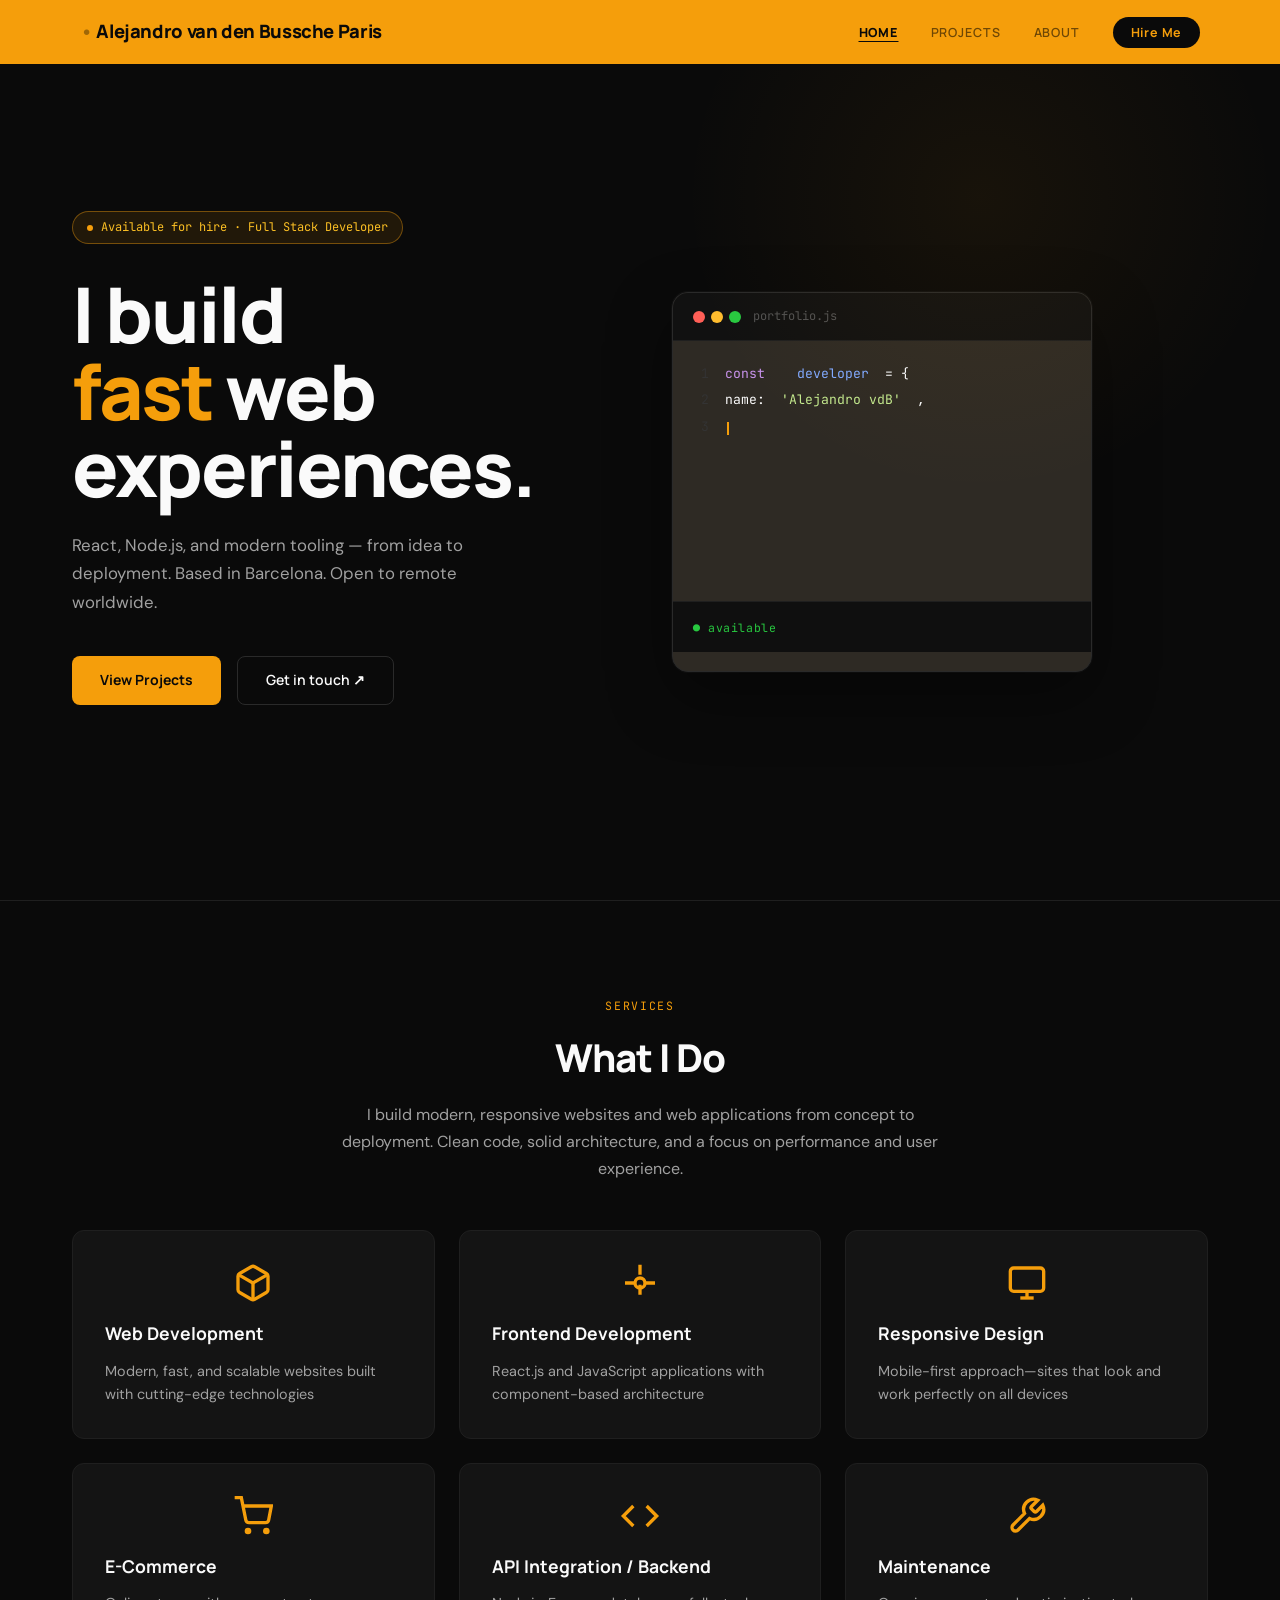
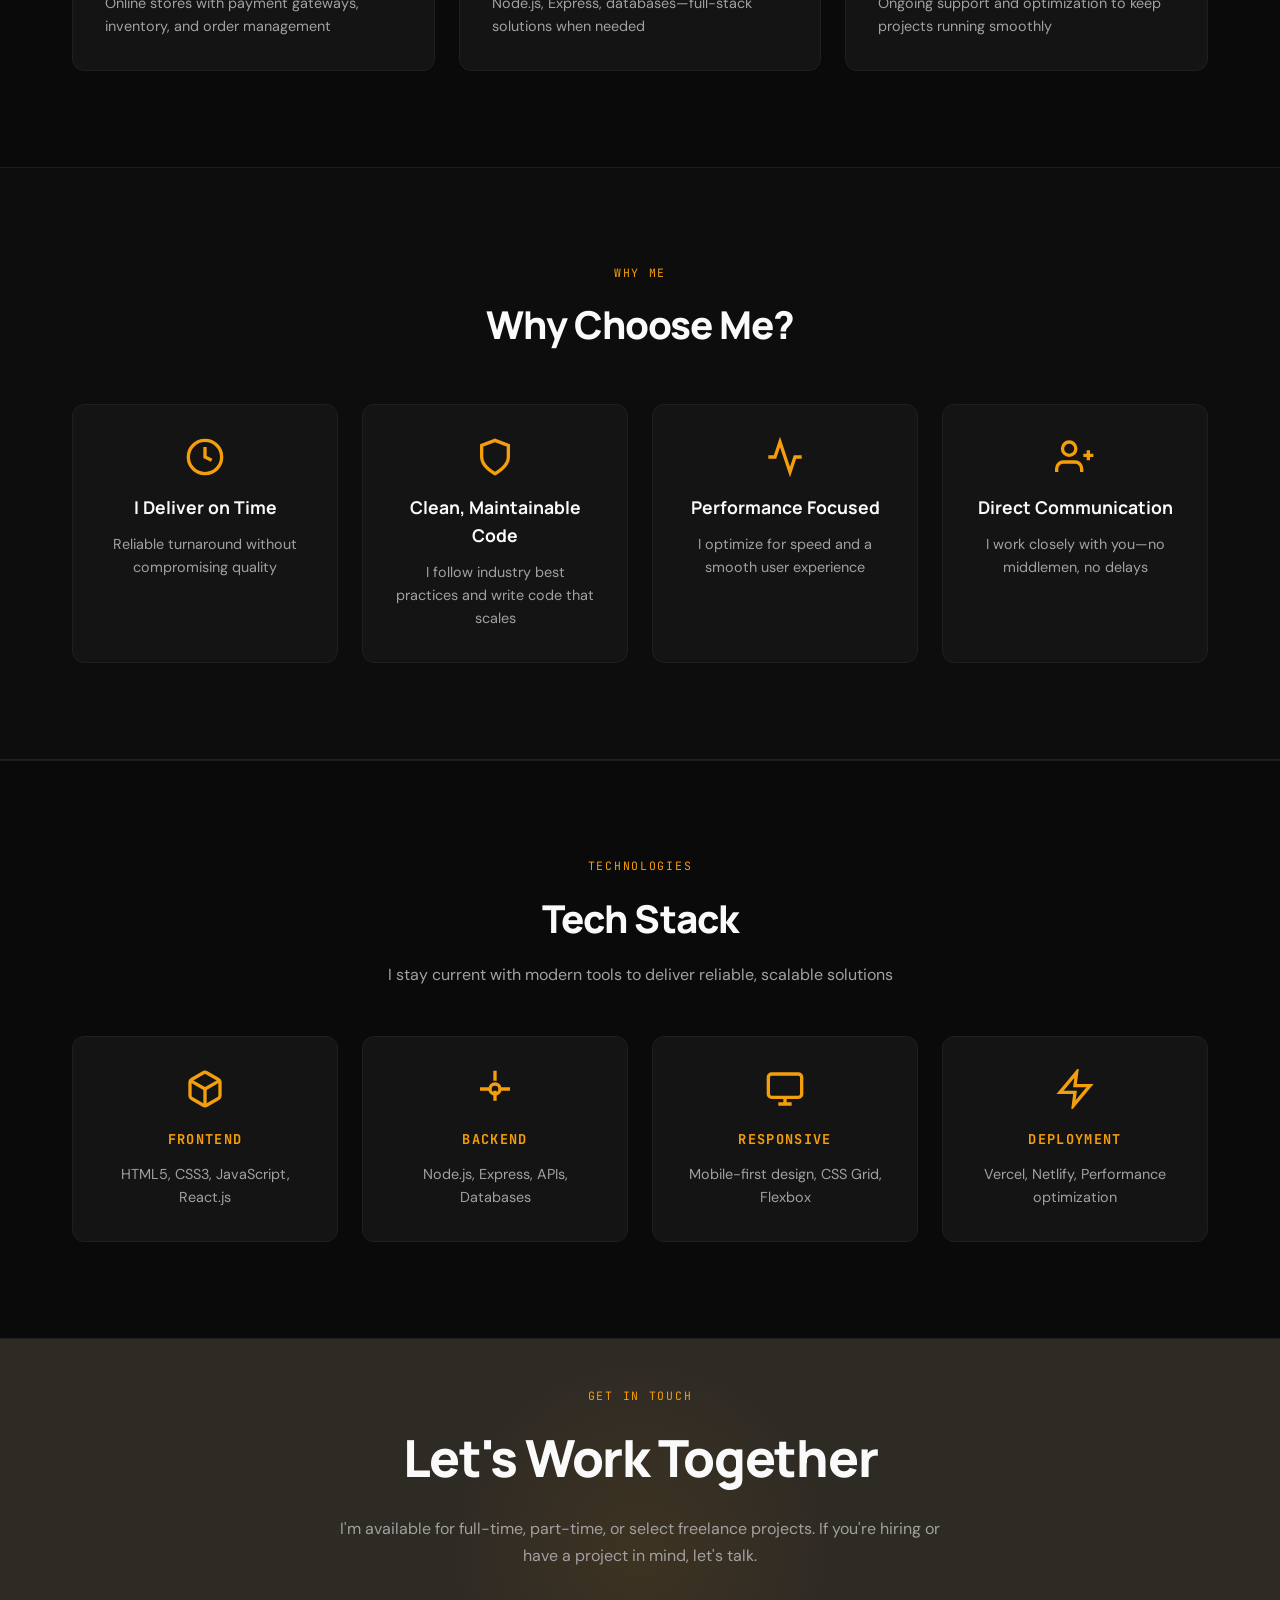
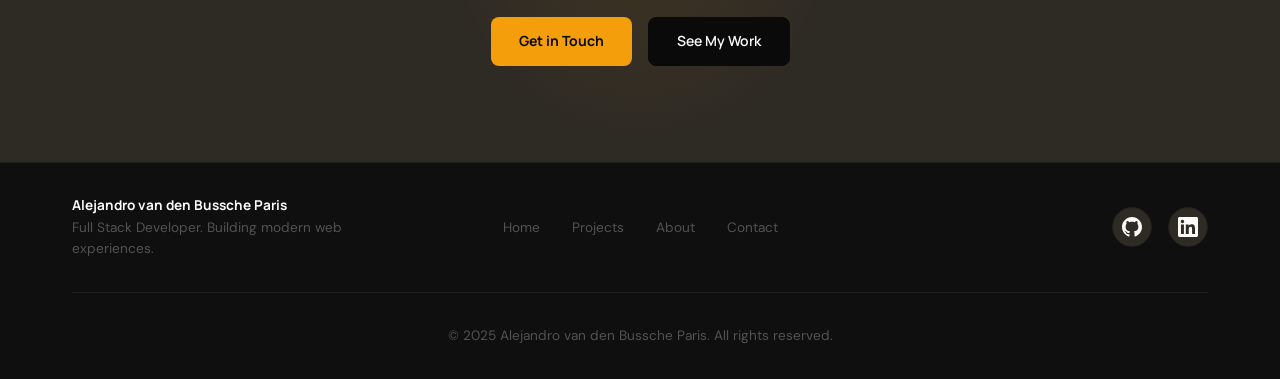
<file: index.html>
<!DOCTYPE html>
<html lang="en">
<head>
  <meta charset="UTF-8">
  <meta name="viewport" content="width=device-width, initial-scale=1.0">
  
  <!-- Primary Meta Tags -->
  <title>Alejandro van den Bussche Paris | Full Stack Developer</title>
  <meta name="title" content="Alejandro van den Bussche Paris | Full Stack Developer">
  <meta name="description" content="Full Stack Developer specializing in React, JavaScript and modern web technologies. Available for hire.">
  <meta name="keywords" content="full stack developer, web development, React.js, JavaScript, frontend, backend, portfolio, freelance developer, Barcelona">
  <meta name="author" content="Alejandro van den Bussche Paris">
  <meta name="robots" content="index, follow, max-snippet:-1, max-image-preview:large, max-video-preview:-1">
  <meta name="language" content="English">
  <meta name="revisit-after" content="7 days">
  
  <!-- Open Graph / Facebook -->
  <meta property="og:type" content="website">
  <meta property="og:url" content="https://alejandrovdb.dev/">
  <meta property="og:title" content="Alejandro van den Bussche Paris | Full Stack Developer">
  <meta property="og:description" content="Full Stack Developer specializing in React, JavaScript and modern web technologies. Available for hire.">
  <meta property="og:image" content="https://res.cloudinary.com/dqph2qm49/image/upload/v1727992809/rocketMedia/alejandro_a6gkqs.png">
  <meta property="og:image:width" content="1200">
  <meta property="og:image:height" content="630">
  <meta property="og:site_name" content="Alejandro van den Bussche Paris">
  <meta property="og:locale" content="en_US">
  
  <!-- Twitter -->
  <meta property="twitter:card" content="summary_large_image">
  <meta property="twitter:url" content="https://alejandrovdb.dev/">
  <meta property="twitter:title" content="Alejandro van den Bussche Paris | Full Stack Developer">
  <meta property="twitter:description" content="Full Stack Developer specializing in React, JavaScript and modern web technologies. Available for hire.">
  <meta property="twitter:image" content="https://res.cloudinary.com/dqph2qm49/image/upload/v1727992809/rocketMedia/alejandro_a6gkqs.png">
  
  <!-- Additional SEO Meta Tags -->
  <meta name="theme-color" content="#0a0a0a">
  <meta name="msapplication-TileColor" content="#0a0a0a">
  <meta name="apple-mobile-web-app-capable" content="yes">
  <meta name="apple-mobile-web-app-status-bar-style" content="default">
  <meta name="apple-mobile-web-app-title" content="Alejandro van den Bussche Paris">
  
  <!-- Canonical URL -->
  <link rel="canonical" href="https://alejandrovdb.dev/" />
  
  <!-- Favicon -->
  <link rel="icon" type="image/png" sizes="32x32" href="https://res.cloudinary.com/dqph2qm49/image/upload/v1772982122/rocketMedia/avdb-ico-yellow_emwvuc.png">
  <link rel="icon" type="image/png" sizes="192x192" href="https://res.cloudinary.com/dqph2qm49/image/upload/v1772982122/rocketMedia/avdb-ico-yellow_emwvuc.png">
  <link rel="apple-touch-icon" href="https://res.cloudinary.com/dqph2qm49/image/upload/v1772982122/rocketMedia/avdb-ico-yellow_emwvuc.png">
  <link rel="manifest" href="/manifest.json">
  
  <!-- Preconnect for Performance -->
  <link rel="preconnect" href="https://fonts.googleapis.com">
  <link rel="preconnect" href="https://fonts.gstatic.com" crossorigin>
  <link rel="preconnect" href="https://res.cloudinary.com">
  
  <!-- Google Fonts -->
  <link href="https://fonts.googleapis.com/css2?family=Manrope:wght@300;400;500;600;700;800&family=DM+Sans:opsz,wght@9..40,300;9..40,400;9..40,500&family=JetBrains+Mono:wght@400;500&display=swap" rel="stylesheet">
  
  <!-- Styles -->
  <link rel="stylesheet" href="/assets/styles.css?v=7">
  
  <!-- Structured Data / Schema.org -->
  <script type="application/ld+json">
  {
    "@context": "https://schema.org",
    "@type": "Person",
    "name": "Alejandro van den Bussche Paris",
    "url": "https://alejandrovdb.dev",
    "jobTitle": "Full Stack Developer",
    "description": "Full Stack Developer specializing in React, JavaScript and modern web technologies. Available for hire.",
    "address": {
      "@type": "PostalAddress",
      "addressLocality": "Barcelona",
      "addressCountry": "ES"
    },
    "sameAs": [
      "https://github.com/avdbp",
      "https://www.linkedin.com/in/alejandro-van-den-bussche"
    ],
    "knowsAbout": ["React.js", "JavaScript", "Node.js", "Web Development", "Frontend Development"]
  }
  </script>
</head>
<body>
  <!-- Navigation -->
  <nav class="nav nav-amber">
    <div class="container nav__container">
      <a href="/" class="nav__logo-link" aria-label="Alejandro van den Bussche Paris - Home">
        Alejandro van den Bussche Paris
      </a>
      
      <ul class="nav__menu" id="nav-menu">
        <li><a href="/" class="nav__link" aria-current="page">Home</a></li>
        <li><a href="/projects.html" class="nav__link">Projects</a></li>
        <li><a href="/about.html" class="nav__link">About</a></li>
        <li><a href="/contact.html" class="nav-hire">Hire Me</a></li>
      </ul>
      
      <button class="nav__toggle" id="nav-toggle" aria-expanded="false" aria-controls="nav-menu" aria-label="Toggle navigation menu">
        ☰
      </button>
    </div>
  </nav>

  <!-- Main Content -->
  <main id="main" role="main">
    <!-- Hero Section -->
    <section class="hero" aria-labelledby="hero-title">
      <div class="hero-inner">
        <div class="hero-left">
          <div class="hero-tag">
            <span class="tag-dot"></span>
            Available for hire · Full Stack Developer
          </div>
          <h1 id="hero-title" class="hero-title">
            I build<br>
            <em>fast</em> web<br>
            experiences.
          </h1>
          <p class="hero-sub">
            React, Node.js, and modern tooling — from idea to deployment.
            Based in Barcelona. Open to remote worldwide.
          </p>
          <div class="hero-actions">
            <a href="/projects.html" class="btn-primary">View Projects</a>
            <a href="/contact.html" class="btn-secondary">Get in touch ↗</a>
          </div>
        </div>
        <div class="hero-right">
          <div class="hero-card">
            <div class="hero-card-header">
              <div class="traffic-lights">
                <span class="tl red"></span>
                <span class="tl yellow"></span>
                <span class="tl green"></span>
              </div>
              <span class="hero-card-title">portfolio.js</span>
            </div>
            <div class="hero-card-body" id="hero-code-body">
              <!-- Content populated by typing-effect.js -->
            </div>
            <div class="hero-card-footer">
              <span class="badge-green">● available</span>
            </div>
          </div>
        </div>
      </div>
    </section>

    <!-- What I Do Section -->
    <section class="section what-we-do">
      <div class="container">
        <div class="what-we-do__content">
          <header class="section-header">
            <span class="section-label">Services</span>
            <h2 id="what-we-do-title" class="section-title">What I Do</h2>
            <p class="section-description">
              I build modern, responsive websites and web applications from concept to deployment. 
              Clean code, solid architecture, and a focus on performance and user experience.
            </p>
          </header>
            
            <div class="services-grid">
              <div class="service-item">
                <div class="service-icon">
                  <svg width="48" height="48" viewBox="0 0 24 24" fill="none" stroke="currentColor" stroke-width="2">
                    <path d="M21 16V8a2 2 0 0 0-1-1.73l-7-4a2 2 0 0 0-2 0l-7 4A2 2 0 0 0 3 8v8a2 2 0 0 0 1 1.73l7 4a2 2 0 0 0 2 0l7-4A2 2 0 0 0 21 16z"/>
                    <polyline points="3.27,6.96 12,12.01 20.73,6.96"/>
                    <line x1="12" y1="22.08" x2="12" y2="12"/>
                  </svg>
                </div>
                <h3>Web Development</h3>
                <p>Modern, fast, and scalable websites built with cutting-edge technologies</p>
              </div>
              
              <div class="service-item">
                <div class="service-icon">
                  <svg width="48" height="48" viewBox="0 0 24 24" fill="none" stroke="currentColor" stroke-width="2">
                    <circle cx="12" cy="12" r="3"/>
                    <path d="M12 1v6m0 6v6"/>
                    <path d="M21 12h-6m-6 0H3"/>
                  </svg>
                </div>
                <h3>Frontend Development</h3>
                <p>React.js and JavaScript applications with component-based architecture</p>
              </div>
              
              <div class="service-item">
                <div class="service-icon">
                  <svg width="48" height="48" viewBox="0 0 24 24" fill="none" stroke="currentColor" stroke-width="2">
                    <rect x="2" y="3" width="20" height="14" rx="2" ry="2"/>
                    <line x1="8" y1="21" x2="16" y2="21"/>
                    <line x1="12" y1="17" x2="12" y2="21"/>
                  </svg>
                </div>
                <h3>Responsive Design</h3>
                <p>Mobile-first approach—sites that look and work perfectly on all devices</p>
              </div>
              
              <div class="service-item">
                <div class="service-icon">
                  <svg width="48" height="48" viewBox="0 0 24 24" fill="none" stroke="currentColor" stroke-width="2">
                    <circle cx="9" cy="21" r="1"/>
                    <circle cx="20" cy="21" r="1"/>
                    <path d="M1 1h4l2.68 13.39a2 2 0 0 0 2 1.61h9.72a2 2 0 0 0 2-1.61L23 6H6"/>
                  </svg>
                </div>
                <h3>E-Commerce</h3>
                <p>Online stores with payment gateways, inventory, and order management</p>
              </div>
              
              <div class="service-item">
                <div class="service-icon">
                  <svg width="48" height="48" viewBox="0 0 24 24" fill="none" stroke="currentColor" stroke-width="2">
                    <polyline points="16,18 22,12 16,6"/>
                    <polyline points="8,6 2,12 8,18"/>
                  </svg>
                </div>
                <h3>API Integration / Backend</h3>
                <p>Node.js, Express, databases—full-stack solutions when needed</p>
              </div>
              
              <div class="service-item">
                <div class="service-icon">
                  <svg width="48" height="48" viewBox="0 0 24 24" fill="none" stroke="currentColor" stroke-width="2">
                    <path d="M14.7 6.3a1 1 0 0 0 0 1.4l1.6 1.6a1 1 0 0 0 1.4 0l3.77-3.77a6 6 0 0 1-7.94 7.94l-6.91 6.91a2.12 2.12 0 0 1-3-3l6.91-6.91a6 6 0 0 1 7.94-7.94l-3.76 3.76z"/>
                  </svg>
                </div>
                <h3>Maintenance</h3>
                <p>Ongoing support and optimization to keep projects running smoothly</p>
              </div>
            </div>
          </div>
        </div>
      </div>
    </section>

    <!-- Why Choose Me Section -->
    <section class="section why-choose-us" aria-labelledby="why-choose-title">
      <div class="container">
        <div class="why-choose-us__content">
          <header class="section-header">
            <span class="section-label">Why me</span>
            <h2 id="why-choose-title" class="section-title text-center">Why Choose Me?</h2>
          </header>
          
          <div class="benefits-grid" role="list">
            <div class="benefit-item">
              <div class="benefit-icon">
                <svg width="48" height="48" viewBox="0 0 24 24" fill="none" stroke="currentColor" stroke-width="2">
                  <circle cx="12" cy="12" r="10"/>
                  <polyline points="12,6 12,12 16,14"/>
                </svg>
              </div>
              <h3>I Deliver on Time</h3>
              <p>Reliable turnaround without compromising quality</p>
            </div>
            
            <div class="benefit-item">
              <div class="benefit-icon">
                <svg width="48" height="48" viewBox="0 0 24 24" fill="none" stroke="currentColor" stroke-width="2">
                  <path d="M12 22s8-4 8-10V5l-8-3-8 3v7c0 6 8 10 8 10z"/>
                </svg>
              </div>
              <h3>Clean, Maintainable Code</h3>
              <p>I follow industry best practices and write code that scales</p>
            </div>
            
            <div class="benefit-item">
              <div class="benefit-icon">
                <svg width="48" height="48" viewBox="0 0 24 24" fill="none" stroke="currentColor" stroke-width="2">
                  <path d="M22 12h-4l-3 9L9 3l-3 9H2"/>
                </svg>
              </div>
              <h3>Performance Focused</h3>
              <p>I optimize for speed and a smooth user experience</p>
            </div>
            
            <div class="benefit-item">
              <div class="benefit-icon">
                <svg width="48" height="48" viewBox="0 0 24 24" fill="none" stroke="currentColor" stroke-width="2">
                  <path d="M16 21v-2a4 4 0 0 0-4-4H5a4 4 0 0 0-4 4v2"/>
                  <circle cx="8.5" cy="7" r="4"/>
                  <line x1="20" y1="8" x2="20" y2="14"/>
                  <line x1="23" y1="11" x2="17" y2="11"/>
                </svg>
              </div>
              <h3>Direct Communication</h3>
              <p>I work closely with you—no middlemen, no delays</p>
            </div>
          </div>
        </div>
      </div>
    </section>

    <!-- Technologies Section -->
    <section class="section technologies" aria-labelledby="technologies-title">
      <div class="container">
        <div class="technologies__content">
          <header class="section-header">
            <span class="section-label">Technologies</span>
            <h2 id="technologies-title" class="section-title text-center">Tech Stack</h2>
            <p class="section-description text-center">
              I stay current with modern tools to deliver reliable, scalable solutions
            </p>
          </header>
          
          <div class="tech-grid" role="list">
            <div class="tech-item">
              <div class="tech-icon">
                <svg width="48" height="48" viewBox="0 0 24 24" fill="none" stroke="currentColor" stroke-width="2">
                  <path d="M21 16V8a2 2 0 0 0-1-1.73l-7-4a2 2 0 0 0-2 0l-7 4A2 2 0 0 0 3 8v8a2 2 0 0 0 1 1.73l7 4a2 2 0 0 0 2 0l7-4A2 2 0 0 0 21 16z"/>
                  <polyline points="3.27,6.96 12,12.01 20.73,6.96"/>
                  <line x1="12" y1="22.08" x2="12" y2="12"/>
                </svg>
              </div>
              <h3>Frontend</h3>
              <p>HTML5, CSS3, JavaScript, React.js</p>
            </div>
            
            <div class="tech-item">
              <div class="tech-icon">
                <svg width="48" height="48" viewBox="0 0 24 24" fill="none" stroke="currentColor" stroke-width="2">
                  <circle cx="12" cy="12" r="3"/>
                  <path d="M12 1v6m0 6v6"/>
                  <path d="M21 12h-6m-6 0H3"/>
                </svg>
              </div>
              <h3>Backend</h3>
              <p>Node.js, Express, APIs, Databases</p>
            </div>
            
            <div class="tech-item">
              <div class="tech-icon">
                <svg width="48" height="48" viewBox="0 0 24 24" fill="none" stroke="currentColor" stroke-width="2">
                  <rect x="2" y="3" width="20" height="14" rx="2" ry="2"/>
                  <line x1="8" y1="21" x2="16" y2="21"/>
                  <line x1="12" y1="17" x2="12" y2="21"/>
                </svg>
              </div>
              <h3>Responsive</h3>
              <p>Mobile-first design, CSS Grid, Flexbox</p>
            </div>
            
            <div class="tech-item">
              <div class="tech-icon">
                <svg width="48" height="48" viewBox="0 0 24 24" fill="none" stroke="currentColor" stroke-width="2">
                  <path d="M13 2L3 14h9l-1 8 10-12h-9l1-8z"/>
                </svg>
              </div>
              <h3>Deployment</h3>
              <p>Vercel, Netlify, Performance optimization</p>
            </div>
          </div>
        </div>
      </div>
    </section>

    <!-- CTA Section -->
    <section class="section cta-section" aria-labelledby="cta-title" style="margin-top: 0; padding-top: 3rem;">
      <div class="container">
        <div class="cta-section__content text-center">
          <header class="section-header">
            <span class="section-label">Get in touch</span>
            <h2 id="cta-title" class="section-title">Let's Work Together</h2>
            <p class="section-description">
              I'm available for full-time, part-time, or select freelance projects. 
              If you're hiring or have a project in mind, let's talk.
            </p>
          </header>
          <div class="cta-buttons">
            <a href="/contact.html" class="btn-primary" aria-label="Get in touch">Get in Touch</a>
            <a href="/projects.html" class="btn-secondary btn-cta-black" aria-label="See my work">See My Work</a>
          </div>
        </div>
      </div>
    </section>
  </main>

  <!-- Footer -->
  <footer class="footer">
    <div class="container">
      <div class="footer__container">
        <div class="footer__brand">
          <span class="footer__name">Alejandro van den Bussche Paris</span>
          <p class="footer__description">Full Stack Developer. Building modern web experiences.</p>
        </div>
        
        <ul class="footer__menu">
          <li><a href="/" class="footer__link">Home</a></li>
          <li><a href="/projects.html" class="footer__link">Projects</a></li>
          <li><a href="/about.html" class="footer__link">About</a></li>
          <li><a href="/contact.html" class="footer__link">Contact</a></li>
        </ul>
        
        <div class="footer__social">
          <a href="https://github.com/avdbp" target="_blank" rel="noopener" class="social-link" aria-label="GitHub">
            <svg width="20" height="20" viewBox="0 0 24 24" fill="currentColor">
              <path d="M12 0c-6.626 0-12 5.373-12 12 0 5.302 3.438 9.8 8.207 11.387.599.111.793-.261.793-.577v-2.234c-3.338.726-4.033-1.416-4.033-1.416-.546-1.387-1.333-1.756-1.333-1.756-1.089-.745.083-.729.083-.729 1.205.084 1.839 1.237 1.839 1.237 1.07 1.834 2.807 1.304 3.492.997.107-.775.418-1.305.762-1.604-2.665-.305-5.467-1.334-5.467-5.931 0-1.311.469-2.381 1.236-3.221-.124-.303-.535-1.524.117-3.176 0 0 1.008-.322 3.301 1.23.957-.266 1.983-.399 3.003-.404 1.02.005 2.047.138 3.006.404 2.291-1.552 3.297-1.23 3.297-1.23.653 1.653.242 2.874.118 3.176.77.84 1.235 1.911 1.235 3.221 0 4.609-2.807 5.624-5.479 5.921.43.372.823 1.102.823 2.222v3.293c0 .319.192.694.801.576 4.765-1.589 8.199-6.086 8.199-11.386 0-6.627-5.373-12-12-12z"/>
            </svg>
          </a>
          <a href="https://www.linkedin.com/in/alejandro-van-den-bussche" target="_blank" rel="noopener" class="social-link" aria-label="LinkedIn">
            <svg width="20" height="20" viewBox="0 0 24 24" fill="currentColor">
              <path d="M20.447 20.452h-3.554v-5.569c0-1.328-.027-3.037-1.852-3.037-1.853 0-2.136 1.445-2.136 2.939v5.667H9.351V9h3.414v1.561h.046c.477-.9 1.637-1.85 3.37-1.85 3.601 0 4.267 2.37 4.267 5.455v6.286zM5.337 7.433c-1.144 0-2.063-.926-2.063-2.065 0-1.138.92-2.063 2.063-2.063 1.14 0 2.064.925 2.064 2.063 0 1.139-.925 2.065-2.064 2.065zm1.782 13.019H3.555V9h3.564v11.452zM22.225 0H1.771C.792 0 0 .774 0 1.729v20.542C0 23.227.792 24 1.771 24h20.451C23.2 24 24 23.227 24 22.271V1.729C24 .774 23.2 0 22.222 0h.003z"/>
            </svg>
          </a>
        </div>
      </div>
      
      <p class="footer__copyright">© 2025 Alejandro van den Bussche Paris. All rights reserved.</p>
    </div>
  </footer>

  <script src="/assets/nav-active.js"></script>
  <script src="/assets/typing-effect.js"></script>
  <!-- Simple JavaScript -->
  <script>
    console.log('=== SIMPLE JS LOADED ===');
    
    // Simple mobile navigation
    document.addEventListener('DOMContentLoaded', function() {
      const navToggle = document.getElementById('nav-toggle');
      const navMenu = document.getElementById('nav-menu');
      
      // Mobile navigation
      if (navToggle && navMenu) {
        navToggle.addEventListener('click', function() {
          const isExpanded = this.getAttribute('aria-expanded') === 'true';
          this.setAttribute('aria-expanded', !isExpanded);
          navMenu.classList.toggle('is-open');
          this.innerHTML = isExpanded ? '☰' : '✕';
        });
      }
      
      console.log('✅ Simple JavaScript initialized');
    });
  </script>
</body>
</html>
</file>
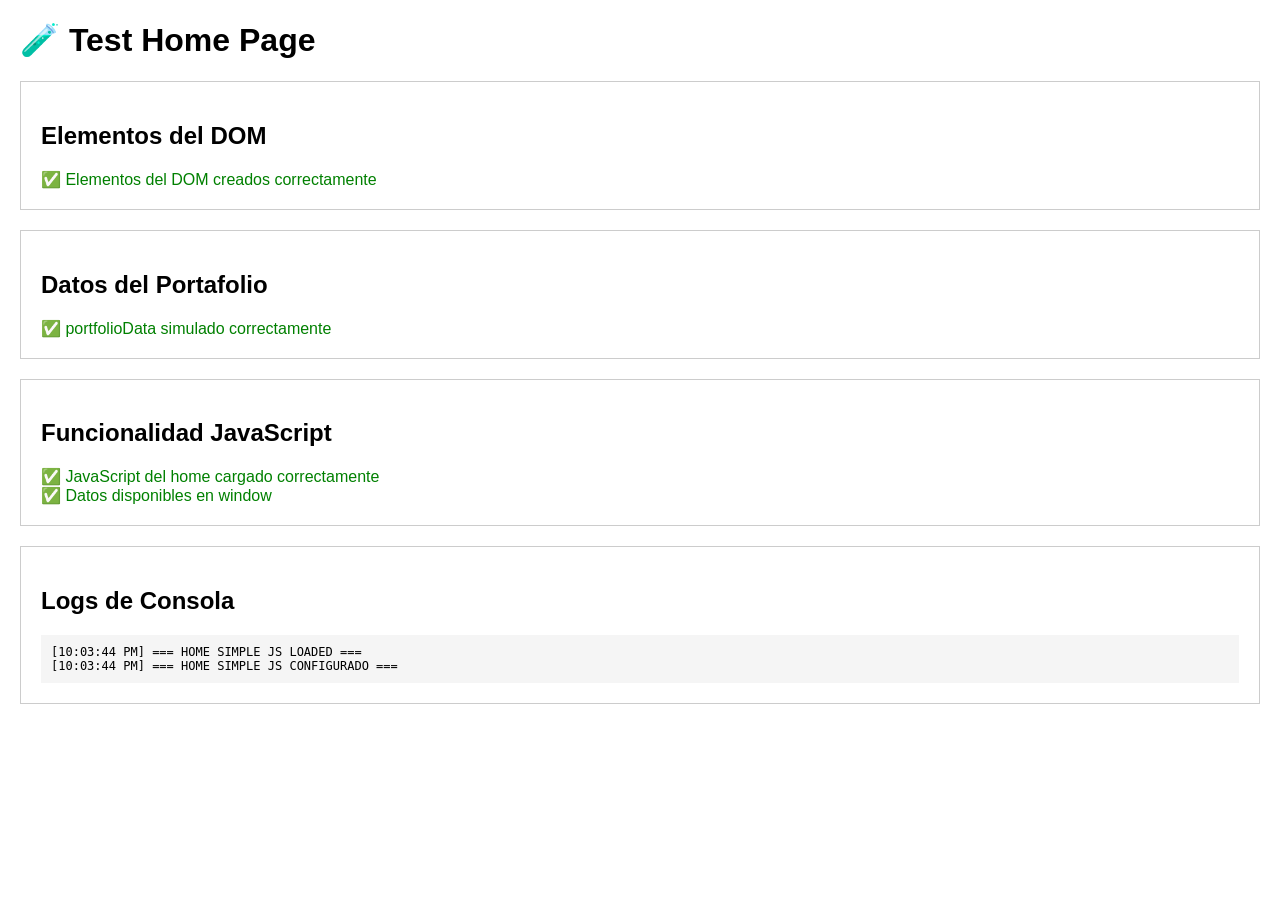
<file: test-home.html>
<!DOCTYPE html>
<html lang="en">
<head>
  <meta charset="UTF-8">
  <meta name="viewport" content="width=device-width, initial-scale=1.0">
  <title>Test Home - Rocket Media</title>
  <style>
    body { font-family: Arial, sans-serif; margin: 20px; }
    .test-section { margin: 20px 0; padding: 20px; border: 1px solid #ccc; }
    .success { color: green; }
    .error { color: red; }
    .info { color: blue; }
  </style>
</head>
<body>
  <h1>🧪 Test Home Page</h1>
  
  <div class="test-section">
    <h2>Elementos del DOM</h2>
    <div id="dom-status">Verificando...</div>
  </div>
  
  <div class="test-section">
    <h2>Datos del Portafolio</h2>
    <div id="data-status">Verificando...</div>
  </div>
  
  <div class="test-section">
    <h2>Funcionalidad JavaScript</h2>
    <div id="js-status">Verificando...</div>
  </div>
  
  <div class="test-section">
    <h2>Logs de Consola</h2>
    <div id="console-logs" style="background: #f5f5f5; padding: 10px; max-height: 300px; overflow-y: auto; font-family: monospace; font-size: 12px;"></div>
  </div>
  
  <script>
    // Capturar logs de consola
    const originalLog = console.log;
    const originalError = console.error;
    const logsContainer = document.getElementById('console-logs');
    
    function addLog(message, type = 'log') {
      const logEntry = document.createElement('div');
      logEntry.style.color = type === 'error' ? 'red' : type === 'warn' ? 'orange' : 'black';
      logEntry.textContent = `[${new Date().toLocaleTimeString()}] ${message}`;
      logsContainer.appendChild(logEntry);
      logsContainer.scrollTop = logsContainer.scrollHeight;
    }
    
    console.log = function(...args) {
      originalLog.apply(console, args);
      addLog(args.join(' '));
    };
    
    console.error = function(...args) {
      originalError.apply(console, args);
      addLog(args.join(' '), 'error');
    };
    
    // Verificar elementos del DOM
    document.addEventListener('DOMContentLoaded', () => {
      const domStatus = document.getElementById('dom-status');
      
      // Simular elementos del home
      const testElements = {
        'Hero Title': document.createElement('h1'),
        'Hero Subtitle': document.createElement('p'),
        'Hero Description': document.createElement('p'),
        'Hero CTA': document.createElement('a'),
        'Nav Elements': document.createElement('div'),
        'Footer Elements': document.createElement('div')
      };
      
      // Agregar atributos data
      testElements['Hero Title'].setAttribute('data-hero', 'title');
      testElements['Hero Subtitle'].setAttribute('data-hero', 'subtitle');
      testElements['Hero Description'].setAttribute('data-hero', 'description');
      testElements['Hero CTA'].setAttribute('data-hero', 'cta');
      testElements['Nav Elements'].setAttribute('data-nav', 'home');
      testElements['Footer Elements'].setAttribute('data-footer', 'description');
      
      domStatus.innerHTML = '<span class="success">✅ Elementos del DOM creados correctamente</span>';
      
      // Simular portfolioData
      window.portfolioData = {
        en: {
          nav: {
            home: 'Home',
            projects: 'Projects',
            about: 'About',
            contact: 'Contact'
          },
          home: {
            hero: {
              title: 'Rocket Media Portfolio',
              subtitle: 'Web Development & Design Studio',
              description: 'Creating modern, responsive websites and web applications with clean code and exceptional user experience.',
              cta: 'View Projects'
            }
          },
          footer: {
            description: 'Web development and design studio creating modern, responsive websites.',
            copyright: '© 2025 Rocket Media. All rights reserved.'
          }
        },
        es: {
          nav: {
            home: 'Inicio',
            projects: 'Proyectos',
            about: 'Acerca de',
            contact: 'Contacto'
          },
          home: {
            hero: {
              title: 'Portafolio Rocket Media',
              subtitle: 'Estudio de Desarrollo y Diseño Web',
              description: 'Creando sitios web modernos y responsivos con código limpio y experiencia de usuario excepcional.',
              cta: 'Ver Proyectos'
            }
          },
          footer: {
            description: 'Estudio de desarrollo web creando sitios web modernos y responsivos.',
            copyright: '© 2025 Rocket Media. Todos los derechos reservados.'
          }
        }
      };
      
      const dataStatus = document.getElementById('data-status');
      dataStatus.innerHTML = '<span class="success">✅ portfolioData simulado correctamente</span>';
      
      // Simular proyectos
      window.projects = [
        {
          id: 'test-project',
          title: { en: 'Test Project', es: 'Proyecto de Prueba' },
          description: { en: 'This is a test project', es: 'Este es un proyecto de prueba' },
          image: 'https://via.placeholder.com/400x300/cccccc/666666?text=Test+Project',
          tags: ['HTML', 'CSS', 'JavaScript'],
          links: { github: 'https://github.com/test', website: 'https://test.com' }
        }
      ];
      
      // Ahora cargar el JavaScript del home
      const script = document.createElement('script');
      script.src = '/assets/home-simple.js';
      script.onload = () => {
        const jsStatus = document.getElementById('js-status');
        jsStatus.innerHTML = '<span class="success">✅ JavaScript del home cargado correctamente</span>';
        
        // Verificar que las funciones se ejecutaron
        setTimeout(() => {
          if (window.portfolioData && window.projects) {
            jsStatus.innerHTML += '<br><span class="success">✅ Datos disponibles en window</span>';
          } else {
            jsStatus.innerHTML += '<br><span class="error">❌ Datos no disponibles en window</span>';
          }
        }, 1000);
      };
      
      script.onerror = () => {
        const jsStatus = document.getElementById('js-status');
        jsStatus.innerHTML = '<span class="error">❌ Error cargando JavaScript del home</span>';
      };
      
      document.head.appendChild(script);
    });
  </script>
</body>
</html>
</file>
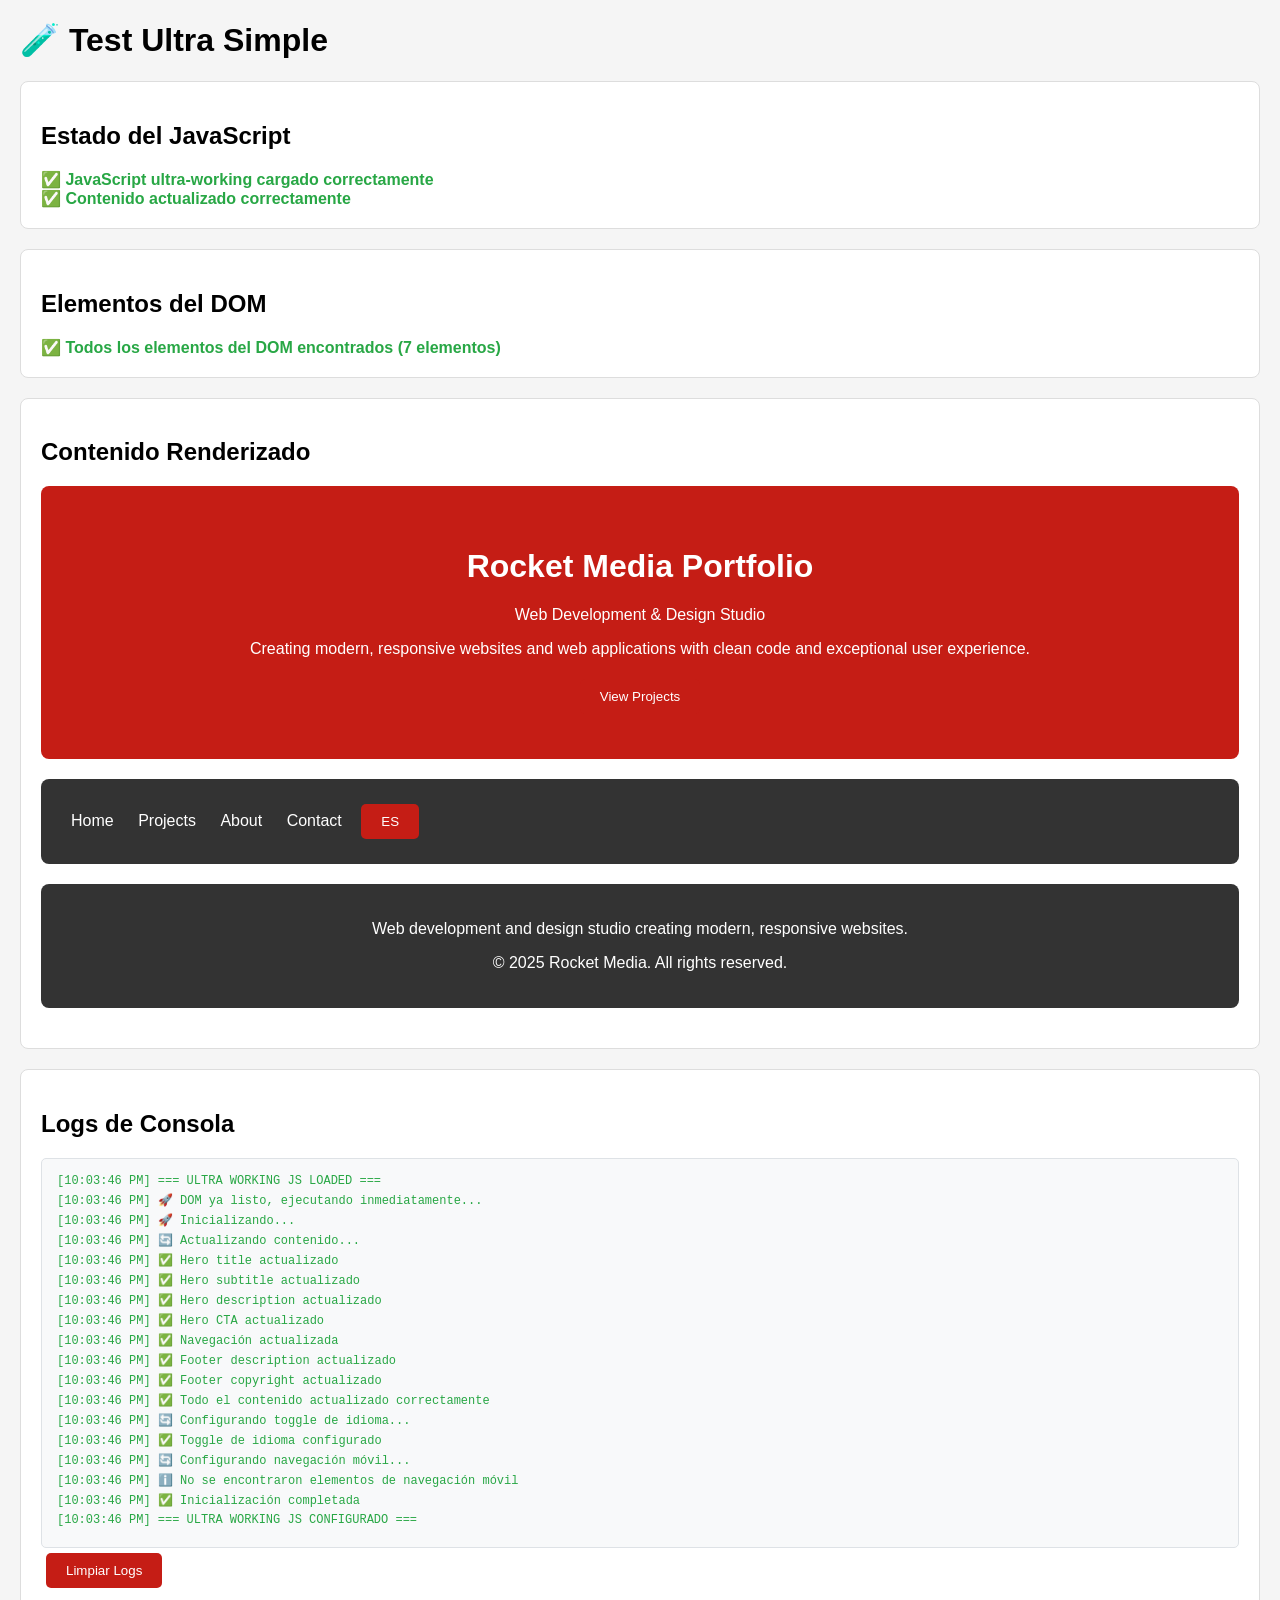
<file: test-ultra.html>
<!DOCTYPE html>
<html lang="en">
<head>
  <meta charset="UTF-8">
  <meta name="viewport" content="width=device-width, initial-scale=1.0">
  <title>Test Ultra - Rocket Media</title>
  <style>
    body { font-family: Arial, sans-serif; margin: 20px; background: #f5f5f5; }
    .test-section { margin: 20px 0; padding: 20px; border: 1px solid #ddd; background: white; border-radius: 8px; }
    .success { color: #28a745; font-weight: bold; }
    .error { color: #dc3545; font-weight: bold; }
    .info { color: #17a2b8; font-weight: bold; }
    .hero { text-align: center; padding: 40px; background: #c51d15; color: white; border-radius: 8px; margin: 20px 0; }
    .nav { background: #333; padding: 20px; border-radius: 8px; margin: 20px 0; }
    .nav a { color: white; margin: 0 10px; text-decoration: none; }
    .footer { background: #333; color: white; padding: 20px; border-radius: 8px; margin: 20px 0; text-align: center; }
    button { background: #c51d15; color: white; border: none; padding: 10px 20px; border-radius: 5px; cursor: pointer; margin: 5px; }
    button:hover { background: #a0150f; }
  </style>
</head>
<body>
  <h1>🧪 Test Ultra Simple</h1>
  
  <div class="test-section">
    <h2>Estado del JavaScript</h2>
    <div id="js-status">Verificando...</div>
  </div>
  
  <div class="test-section">
    <h2>Elementos del DOM</h2>
    <div id="dom-status">Verificando...</div>
  </div>
  
  <div class="test-section">
    <h2>Contenido Renderizado</h2>
    
    <!-- Hero Section -->
    <div class="hero">
      <h1 data-hero="title">Título Original</h1>
      <p data-hero="subtitle">Subtítulo Original</p>
      <p data-hero="description">Descripción Original</p>
      <button data-hero="cta">CTA Original</button>
    </div>
    
    <!-- Navigation -->
    <div class="nav">
      <a href="#" data-nav="home">Home Original</a>
      <a href="#" data-nav="projects">Projects Original</a>
      <a href="#" data-nav="about">About Original</a>
      <a href="#" data-nav="contact">Contact Original</a>
      <button id="lang-toggle">ES</button>
    </div>
    
    <!-- Footer -->
    <div class="footer">
      <p data-footer="description">Descripción del footer original</p>
      <p data-footer="copyright">Copyright original</p>
    </div>
  </div>
  
  <div class="test-section">
    <h2>Logs de Consola</h2>
    <div id="console-logs" style="background: #f8f9fa; padding: 15px; max-height: 400px; overflow-y: auto; font-family: monospace; font-size: 12px; border: 1px solid #dee2e6; border-radius: 5px;"></div>
    <button onclick="clearLogs()">Limpiar Logs</button>
  </div>
  
  <script>
    // Capturar logs de consola
    const originalLog = console.log;
    const originalError = console.error;
    const logsContainer = document.getElementById('console-logs');
    
    function addLog(message, type = 'log') {
      const logEntry = document.createElement('div');
      logEntry.style.color = type === 'error' ? '#dc3545' : type === 'warn' ? '#ffc107' : '#28a745';
      logEntry.style.marginBottom = '5px';
      logEntry.textContent = `[${new Date().toLocaleTimeString()}] ${message}`;
      logsContainer.appendChild(logEntry);
      logsContainer.scrollTop = logsContainer.scrollHeight;
    }
    
    console.log = function(...args) {
      originalLog.apply(console, args);
      addLog(args.join(' '));
    };
    
    console.error = function(...args) {
      originalError.apply(console, args);
      addLog(args.join(' '), 'error');
    };
    
    function clearLogs() {
      logsContainer.innerHTML = '';
    }
    
    // Verificar elementos del DOM
    document.addEventListener('DOMContentLoaded', () => {
      const domStatus = document.getElementById('dom-status');
      const jsStatus = document.getElementById('js-status');
      
      // Verificar que los elementos existen
      const elements = {
        'Hero Title': document.querySelector('[data-hero="title"]'),
        'Hero Subtitle': document.querySelector('[data-hero="subtitle"]'),
        'Hero Description': document.querySelector('[data-hero="description"]'),
        'Hero CTA': document.querySelector('[data-hero="cta"]'),
        'Nav Elements': document.querySelectorAll('[data-nav]'),
        'Footer Elements': document.querySelectorAll('[data-footer]'),
        'Language Toggle': document.getElementById('lang-toggle')
      };
      
      let allElementsExist = true;
      let elementCount = 0;
      
      Object.entries(elements).forEach(([name, element]) => {
        if (element) {
          if (Array.isArray(element)) {
            elementCount += element.length;
          } else {
            elementCount++;
          }
        } else {
          allElementsExist = false;
        }
      });
      
      if (allElementsExist) {
        domStatus.innerHTML = `<span class="success">✅ Todos los elementos del DOM encontrados (${elementCount} elementos)</span>`;
      } else {
        domStatus.innerHTML = `<span class="error">❌ Algunos elementos del DOM no se encontraron</span>`;
      }
      
      // Cargar el JavaScript ultra-working
      const script = document.createElement('script');
      script.src = '/assets/ultra-working.js';
      
      script.onload = () => {
        jsStatus.innerHTML = '<span class="success">✅ JavaScript ultra-working cargado correctamente</span>';
        
        // Verificar que las funciones se ejecutaron
        setTimeout(() => {
          const heroTitle = document.querySelector('[data-hero="title"]');
          if (heroTitle && heroTitle.textContent === 'Rocket Media Portfolio') {
            jsStatus.innerHTML += '<br><span class="success">✅ Contenido actualizado correctamente</span>';
          } else {
            jsStatus.innerHTML += '<br><span class="error">❌ Contenido no se actualizó</span>';
          }
        }, 1000);
      };
      
      script.onerror = () => {
        jsStatus.innerHTML = '<span class="error">❌ Error cargando JavaScript ultra-working</span>';
      };
      
      document.head.appendChild(script);
    });
  </script>
</body>
</html>
</file>
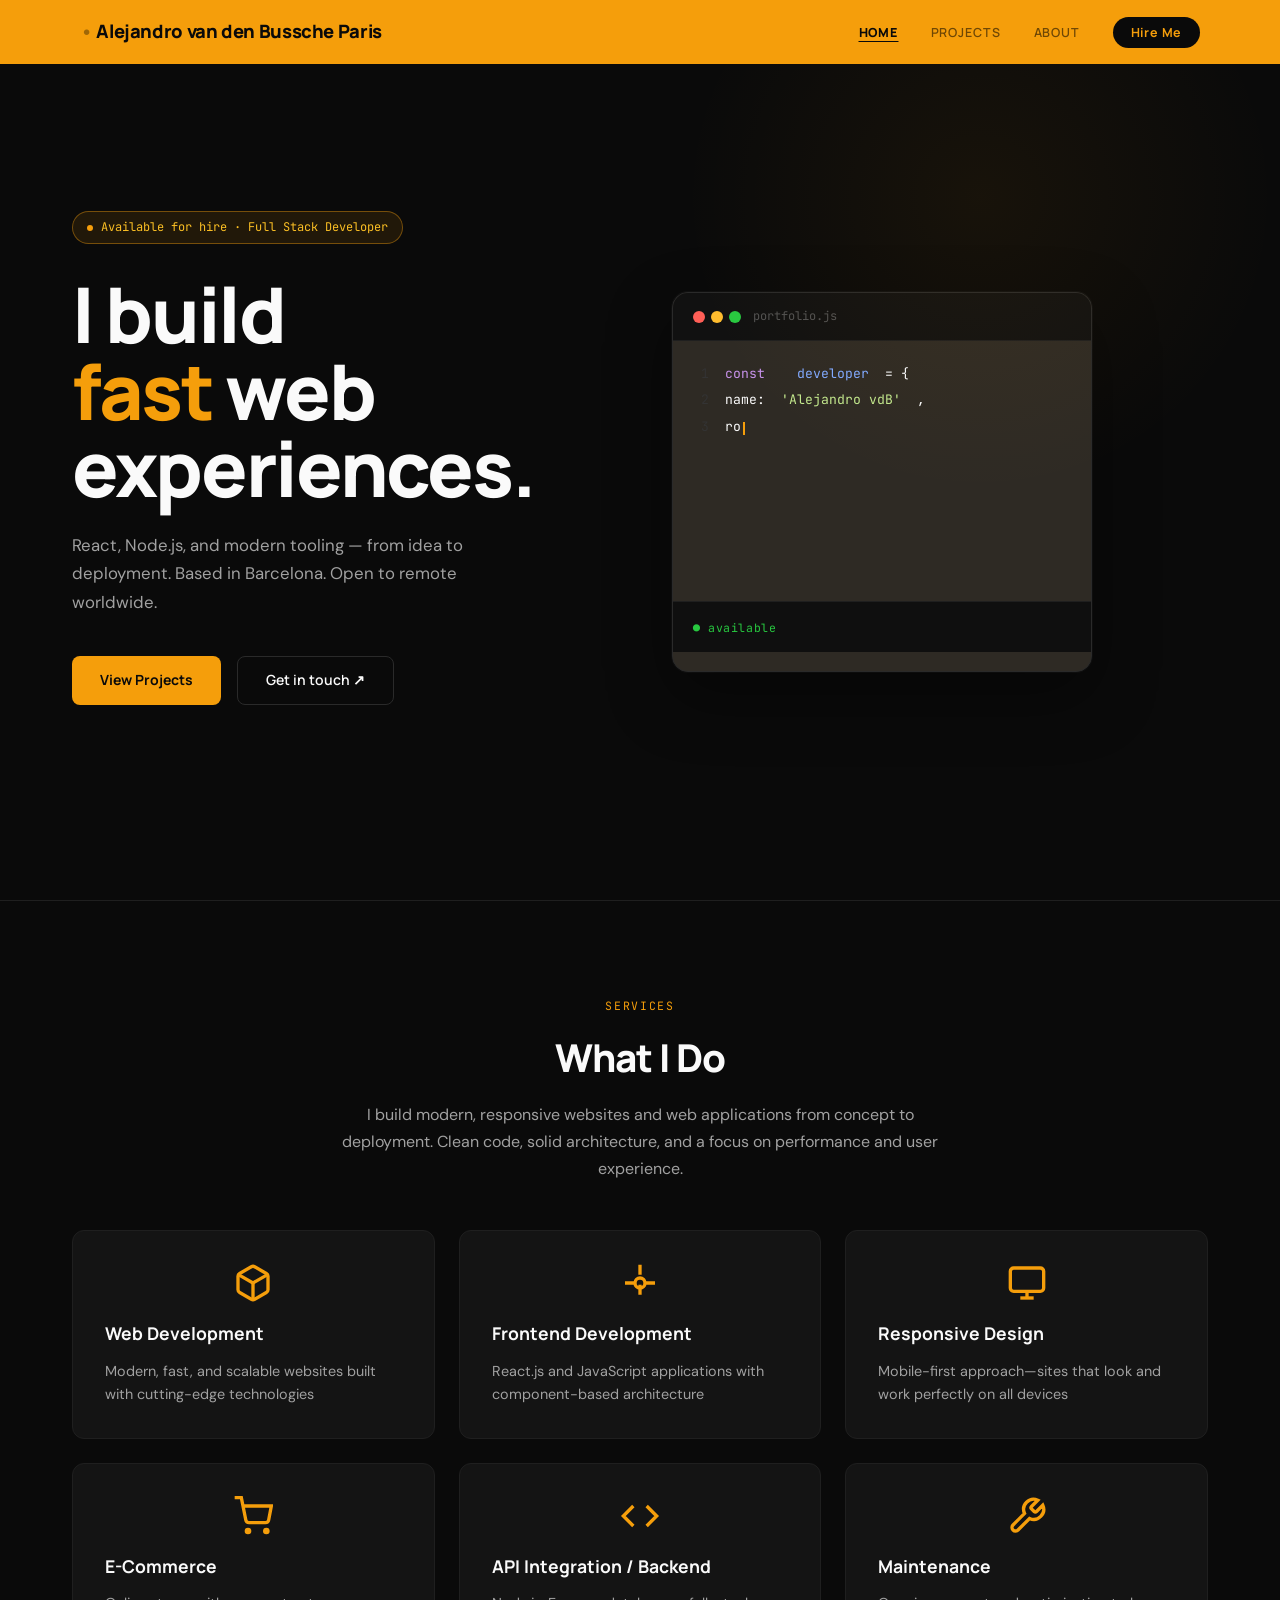
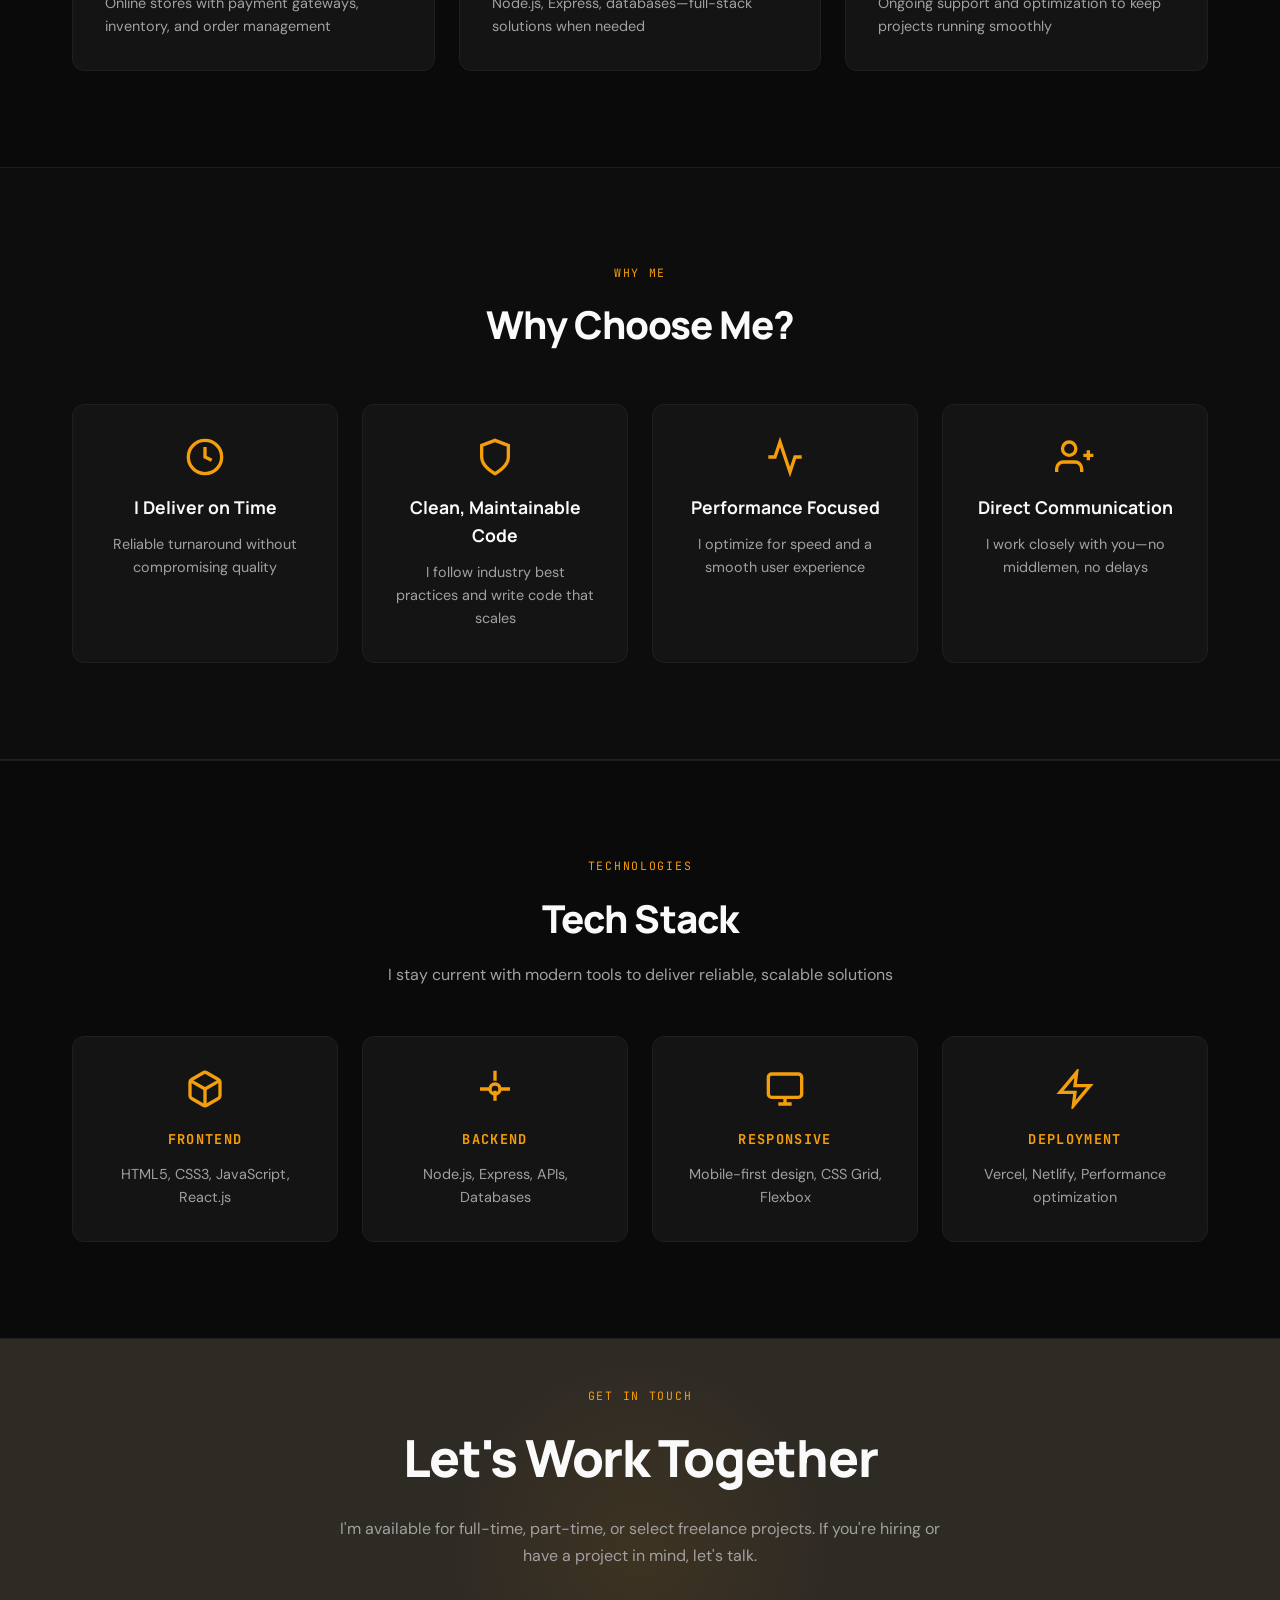
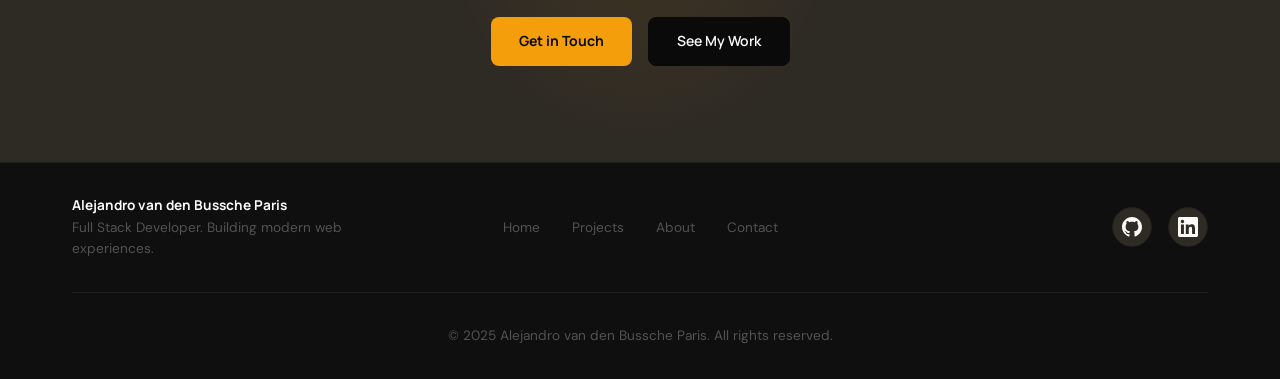
<file: tools.html>
<!DOCTYPE html>
<html lang="en">
<head>
  <meta charset="UTF-8">
  <meta name="viewport" content="width=device-width, initial-scale=1.0">
  <meta http-equiv="refresh" content="0; url=/">
  <title>Redirecting...</title>
  <script>window.location.replace('/');</script>
</head>
<body>
  <p>Redirecting to <a href="/">home</a>...</p>
</body>
</html>
</file>
<file: assets/styles.css>
/* Alejandro van den Bussche Paris - Portfolio */
/* Amber/dark identity - Modern, memorable */

:root {
  --bg-base: #0a0a0a;
  --bg-nav: #0f0f0f;
  --bg-card: #2e2a24;
  --bg-card-hover: #3a3530;
  --bg-section-alt: #0d0d0d;

  --accent: #f59e0b;
  --accent-dim: #d97706;
  --accent-glow: rgba(245, 158, 11, 0.15);
  --accent-text: #fbbf24;

  --text-primary: #fafafa;
  --text-secondary: #a1a1a1;
  --text-muted: #525252;

  --border: #1f1f1f;
  --border-accent: rgba(245, 158, 11, 0.4);

  --font-display: 'Manrope', sans-serif;
  --font-body: 'DM Sans', sans-serif;
  --font-mono: 'JetBrains Mono', monospace;

  --container-max: 1200px;
  --spacing: 1rem;
}

* { margin: 0; padding: 0; box-sizing: border-box; }
html { scroll-behavior: smooth; }
body {
  font-family: var(--font-body);
  background: var(--bg-base);
  color: var(--text-primary);
  -webkit-font-smoothing: antialiased;
  line-height: 1.6;
}

h1, h2, h3 { font-family: var(--font-display); }
h1, h2 { letter-spacing: -0.025em; font-weight: 800; }
.container { max-width: var(--container-max); margin: 0 auto; padding: 0 2rem; }

/* Skip link */
.skip-link {
  position: absolute;
  top: -40px;
  left: 6px;
  padding: 8px;
  background: var(--bg-card);
  color: var(--text-primary);
  text-decoration: none;
  border-radius: 8px;
  z-index: 1001;
}
.skip-link:focus { top: 6px; }

/* ========== NAVBAR AMBER ========== */
.nav, header.nav, nav {
  background: #f59e0b;
  border-bottom: none;
  height: 64px;
  display: flex;
  align-items: center;
  justify-content: space-between;
  padding: 0 48px;
  position: sticky;
  top: 0;
  z-index: 100;
}

.nav__container, .nav-inner {
  display: flex;
  align-items: center;
  justify-content: space-between;
  width: 100%;
  max-width: var(--container-max);
  margin: 0 auto;
}

/* Logo */
.nav .logo,
.nav .nav-logo,
.nav .nav__logo-link,
nav .logo,
nav .nav__logo-link {
  font-family: 'Manrope', sans-serif;
  font-weight: 800;
  font-size: 1.15rem;
  color: #0a0a0a;
  text-decoration: none;
  letter-spacing: -0.02em;
}

.nav .logo::before,
.nav .nav__logo-link::before,
nav .logo::before,
nav .nav__logo-link::before {
  content: '• ';
  color: rgba(0, 0, 0, 0.35);
}

.nav__menu, .nav-links {
  display: flex;
  align-items: center;
  list-style: none;
  gap: 0;
}

.nav__menu li { list-style: none; }

/* Links de navegación */
.nav-links a,
.nav__link,
.nav ul a,
nav ul li a,
nav a:not(.nav-hire):not(.nav__logo-link) {
  font-family: 'Manrope', sans-serif;
  font-size: 0.78rem;
  font-weight: 600;
  letter-spacing: 0.08em;
  text-transform: uppercase;
  color: rgba(0, 0, 0, 0.55);
  text-decoration: none;
  transition: color 0.15s;
  margin-left: 2rem;
}

.nav__link::after { display: none; }

.nav-links a:hover,
.nav__link:hover,
nav a:not(.nav-hire):not(.nav__logo-link):hover {
  color: #0a0a0a;
}

.nav-links a.active,
.nav__link.active,
.nav__link[aria-current="page"],
nav a.active {
  color: #0a0a0a !important;
  font-weight: 800 !important;
  text-decoration: underline !important;
  text-underline-offset: 4px;
}

/* Botón Hire Me */
.nav-hire {
  background: #0a0a0a !important;
  color: #f59e0b !important;
  font-family: 'Manrope', sans-serif !important;
  font-size: 0.78rem !important;
  font-weight: 700 !important;
  letter-spacing: 0.04em !important;
  padding: 7px 18px !important;
  border-radius: 100px !important;
  text-decoration: none !important;
  text-transform: none !important;
  margin-left: 2rem !important;
  transition: opacity 0.15s !important;
}
.nav-hire:hover {
  opacity: 0.85 !important;
}

.nav-hire.active,
.nav-hire[aria-current="page"] {
  color: #f59e0b !important;
  font-weight: 800 !important;
  text-decoration: underline !important;
  text-underline-offset: 4px;
}

/* Menú hamburguesa (mobile) - oculto en desktop */
.nav__toggle,
.nav-toggle,
.hamburger,
.menu-toggle,
button[class*="toggle"],
button[class*="burger"] {
  display: none;
  color: #0a0a0a;
  background: transparent;
  border: none;
  font-size: 1.4rem;
  cursor: pointer;
}

/* ========== HERO (index) ========== */
.hero {
  background: var(--bg-base);
  min-height: calc(100vh - 64px);
  display: flex;
  align-items: center;
  position: relative;
  overflow: hidden;
}
.hero::before {
  content: '';
  position: absolute;
  top: -20%;
  right: 0;
  width: 600px;
  height: 600px;
  background: radial-gradient(ellipse at center, rgba(245,158,11,0.06) 0%, transparent 70%);
  pointer-events: none;
}

.hero-inner {
  max-width: var(--container-max);
  margin: 0 auto;
  padding: 4rem 2rem;
  display: grid;
  grid-template-columns: 1fr 1fr;
  gap: 4rem;
  align-items: center;
  width: 100%;
}

.hero-tag {
  display: inline-flex;
  align-items: center;
  gap: 8px;
  background: rgba(245,158,11,0.1);
  border: 1px solid var(--border-accent);
  color: var(--accent-text);
  font-family: var(--font-mono);
  font-size: 0.75rem;
  padding: 6px 14px;
  border-radius: 100px;
  margin-bottom: 2rem;
}
.tag-dot {
  width: 6px; height: 6px;
  background: var(--accent);
  border-radius: 50%;
  animation: pulse 2s infinite;
}
@keyframes pulse {
  0%, 100% { opacity: 1; }
  50% { opacity: 0.3; }
}

.hero-title {
  font-family: 'Manrope', sans-serif;
  font-size: clamp(3rem, 6vw, 5.5rem);
  font-weight: 800;
  letter-spacing: -0.03em;
  line-height: 1.0;
  color: var(--text-primary);
  margin-bottom: 1.5rem;
}
.hero-title em { font-style: normal; color: var(--accent); }

.hero-sub {
  font-family: var(--font-body);
  font-size: 1.05rem;
  color: var(--text-secondary);
  line-height: 1.7;
  margin-bottom: 2.5rem;
  max-width: 420px;
}

.hero-actions { display: flex; gap: 1rem; margin-bottom: 3rem; }

/* ========== SISTEMA DE BOTONES UNIFICADO ========== */
.btn-primary, a.btn-primary, button.btn-primary,
.btn--primary, a.btn--primary, button.btn--primary {
  display: inline-flex;
  align-items: center;
  gap: 8px;
  background: #f59e0b;
  color: #0a0a0a;
  font-family: 'Manrope', sans-serif;
  font-weight: 700;
  font-size: 0.875rem;
  padding: 12px 28px;
  border-radius: 8px;
  border: none;
  text-decoration: none;
  cursor: pointer;
  transition: opacity 0.2s ease;
}
.btn-primary:hover, .btn--primary:hover { opacity: 0.85; }

.btn-secondary, a.btn-secondary, button.btn-secondary,
.btn-ghost, a.btn-ghost, button.btn-ghost,
.btn--secondary, a.btn--secondary, button.btn--secondary,
.btn--outline, a.btn--outline, button.btn--outline {
  display: inline-flex;
  align-items: center;
  gap: 8px;
  background: transparent;
  color: #fafafa;
  font-family: 'Manrope', sans-serif;
  font-weight: 600;
  font-size: 0.875rem;
  padding: 12px 28px;
  border-radius: 8px;
  border: 1px solid #2a2a2a;
  text-decoration: none;
  cursor: pointer;
  transition: border-color 0.2s ease, color 0.2s ease;
}
.btn-secondary:hover, .btn-ghost:hover, .btn--secondary:hover, .btn--outline:hover {
  border-color: #f59e0b;
  color: #f59e0b;
}

/* Hero card - code editor (ventana fija como rocketmedia.website) */
.hero-card {
  background: var(--bg-card);
  border: 1px solid #2a2a2a;
  border-radius: 16px;
  overflow: hidden;
  box-shadow: 0 24px 64px rgba(0,0,0,0.4), 0 0 0 1px rgba(255,255,255,0.03);
  width: 100%;
  max-width: 420px;
  height: 380px;
  display: flex;
  flex-direction: column;
}
.hero-card-header {
  display: flex;
  align-items: center;
  gap: 12px;
  padding: 14px 20px;
  background: #111111;
  border-bottom: 1px solid #1f1f1f;
  flex-shrink: 0;
}
.traffic-lights { display: flex; gap: 6px; }
.tl { width: 12px; height: 12px; border-radius: 50%; }
.tl.red { background: #ff5f57; }
.tl.yellow { background: #febc2e; }
.tl.green { background: #28c840; }
.hero-card-title {
  font-family: var(--font-mono);
  font-size: 0.75rem;
  color: #525252;
}
.hero-card-body,
#hero-code-body {
  height: 260px;
  min-height: 260px;
  max-height: 260px;
  overflow: hidden;
  position: relative;
  box-sizing: border-box;
  padding: 20px;
}
.code-line {
  font-family: var(--font-mono);
  font-size: 0.82rem;
  line-height: 2;
  display: flex;
  gap: 16px;
  min-height: 1.6em;
}
.code-line .ln {
  color: #333;
  min-width: 16px;
  text-align: right;
  user-select: none;
  flex-shrink: 0;
}
.code-line .kw { color: #c792ea; }
.code-line .kw2 { color: #f78c6c; }
.code-line .fn { color: #82aaff; }
.code-line .str { color: #c3e88d; }
.hero-card-footer {
  padding: 12px 20px;
  border-top: 1px solid #1f1f1f;
  background: #0f0f0f;
  flex-shrink: 0;
}
.badge-green {
  font-family: var(--font-mono);
  font-size: 0.72rem;
  color: #28c840;
  letter-spacing: 0.05em;
}

/* Typing effect cursor */
.type-cursor {
  display: inline-block;
  width: 2px;
  height: 1em;
  background: #f59e0b;
  margin-left: 2px;
  vertical-align: text-bottom;
  animation: cursor-blink 0.8s step-end infinite;
}
@keyframes cursor-blink {
  50% { opacity: 0; }
}

/* ========== SECTION HEADERS ========== */
.section-header { text-align: center; margin-bottom: 3rem; }
.section-label {
  font-family: var(--font-mono);
  font-size: 0.72rem;
  color: var(--accent);
  text-transform: uppercase;
  letter-spacing: 0.15em;
  display: block;
  margin-bottom: 0.75rem;
}
.section-title, .section-header h2 {
  font-family: var(--font-display);
  font-size: clamp(1.8rem, 3vw, 2.8rem);
  font-weight: 800;
  color: var(--text-primary);
  letter-spacing: -0.025em;
  margin-bottom: 0.75rem;
}
.section-description, .section-description-red {
  font-family: var(--font-body);
  font-size: 1rem;
  color: var(--text-secondary);
  line-height: 1.7;
  max-width: 600px;
  margin: 0 auto;
}
.section-description-red { color: rgba(255,255,255,0.9); }
.text-center { text-align: center; }

/* ========== WHAT I DO ========== */
.what-we-do {
  background: var(--bg-base);
  padding: 6rem 2rem;
  border-top: 1px solid var(--border);
}
.what-we-do__content { max-width: var(--container-max); margin: 0 auto; }
.services-grid {
  display: grid;
  grid-template-columns: repeat(3, 1fr);
  gap: 1.5rem;
  margin-top: 2rem;
}

/* ========== SISTEMA DE CARDS UNIFICADO ========== */
.service-item,
.benefit-item,
.tech-item,
.project-card,
.skill-item,
.team-member,
.process-step,
.feature-card,
.why-card,
.tech-card {
  background: #141414;
  border: 1px solid #1f1f1f;
  border-radius: 12px;
  padding: 2rem;
  transition: border-color 0.25s ease, transform 0.2s ease, box-shadow 0.2s ease;
  position: relative;
  overflow: hidden;
}
.service-item::before,
.benefit-item::before,
.tech-item::before,
.project-card::before,
.skill-item::before,
.team-member::before,
.process-step::before,
.feature-card::before,
.why-card::before,
.tech-card::before {
  content: '';
  position: absolute;
  top: 0; left: 0; right: 0;
  height: 2px;
  background: #f59e0b;
  transform: scaleX(0);
  transform-origin: left;
  transition: transform 0.3s ease;
}
.service-item:hover,
.benefit-item:hover,
.tech-item:hover,
.project-card:hover,
.skill-item:hover,
.team-member:hover,
.process-step:hover,
.feature-card:hover,
.why-card:hover,
.tech-card:hover {
  border-color: rgba(245, 158, 11, 0.35);
  transform: translateY(-2px);
  box-shadow: 0 8px 24px rgba(0, 0, 0, 0.4);
}
.service-item:hover::before,
.benefit-item:hover::before,
.tech-item:hover::before,
.project-card:hover::before,
.skill-item:hover::before,
.team-member:hover::before,
.process-step:hover::before,
.feature-card:hover::before,
.why-card:hover::before,
.tech-card:hover::before { transform: scaleX(1); }

/* Project cards: sin padding (contenido interno) */
.project-card,
.project-card--wide { padding: 0; }

.service-item .service-icon,
.service-item svg,
.service-item .benefit-icon,
.benefit-item .benefit-icon,
.benefit-item svg { color: var(--accent); }
.service-item h3,
.benefit-item h3 {
  font-family: var(--font-display);
  color: var(--text-primary);
  font-size: 1.1rem;
  margin-bottom: 0.75rem;
}
.service-item p,
.benefit-item p {
  font-family: var(--font-body);
  color: var(--text-secondary);
  font-size: 0.9rem;
  line-height: 1.6;
}
.service-icon, .benefit-icon {
  margin-bottom: 1rem;
  display: flex;
  justify-content: center;
}
.service-icon svg, .benefit-icon svg { width: 40px; height: 40px; stroke: currentColor; fill: none; stroke-width: 2; }

/* ========== WHY CHOOSE ME ========== */
.why-choose-us {
  background: var(--bg-section-alt);
  border-top: 1px solid var(--border);
  border-bottom: 1px solid var(--border);
  padding: 6rem 2rem;
}
.why-choose-us__content { max-width: var(--container-max); margin: 0 auto; }
.benefits-grid {
  display: grid;
  grid-template-columns: repeat(4, 1fr);
  gap: 1.5rem;
  margin-top: 2rem;
}
.benefit-item { text-align: center; }

/* ========== TECH STACK ========== */
.technologies {
  background: var(--bg-base);
  border-top: 1px solid var(--border);
  padding: 6rem 2rem;
}
.technologies__content { max-width: var(--container-max); margin: 0 auto; text-align: center; }
.technologies__content .section-description { margin-bottom: 2rem; }
.tech-grid {
  display: grid;
  grid-template-columns: repeat(4, 1fr);
  gap: 1.5rem;
  margin-top: 2rem;
}
.tech-item { text-align: center; }
.tech-icon { margin-bottom: 0.75rem; color: var(--accent); }
.tech-icon svg { width: 40px; height: 40px; stroke: currentColor; fill: none; stroke-width: 2; }
.tech-item h3 {
  font-family: var(--font-mono);
  font-size: 0.85rem;
  color: var(--accent);
  text-transform: uppercase;
  letter-spacing: 0.1em;
  margin-bottom: 0.75rem;
}
.tech-item p {
  font-family: var(--font-body);
  color: var(--text-secondary);
  font-size: 0.9rem;
}

/* ========== CTA ========== */
.cta-section {
  background: var(--bg-card);
  border-top: 1px solid var(--border);
  padding: 6rem 2rem;
  text-align: center;
  position: relative;
  overflow: hidden;
}
.cta-section::before {
  content: '';
  position: absolute;
  top: 50%; left: 50%;
  transform: translate(-50%, -50%);
  width: 400px; height: 400px;
  background: radial-gradient(ellipse, rgba(245,158,11,0.08) 0%, transparent 70%);
  pointer-events: none;
}
.cta-section__content { position: relative; z-index: 1; }
.cta-section h2 {
  font-family: var(--font-display);
  font-size: clamp(2rem, 4vw, 3.5rem);
  font-weight: 800;
  color: var(--text-primary);
  margin-bottom: 1rem;
}
.cta-section p { color: var(--text-secondary); margin-bottom: 2.5rem; }
.cta-buttons { display: flex; gap: 1rem; justify-content: center; flex-wrap: wrap; }
.cta-buttons .btn-primary { margin: 0; }
.cta-buttons .btn-cta-black,
.cta-buttons .btn-secondary.btn-cta-black {
  background: #0a0a0a !important;
  color: #fafafa !important;
  border-color: #0a0a0a !important;
}
.cta-buttons .btn-cta-black:hover,
.cta-buttons .btn-secondary.btn-cta-black:hover {
  background: #0a0a0a !important;
  border-color: #f59e0b !important;
  color: #fafafa !important;
}
.cta-buttons .btn-ghost,
.cta-buttons .btn--outline {
  background: transparent;
  color: var(--text-primary);
  border: 1px solid var(--border);
}
.cta-buttons .btn-ghost:hover,
.cta-buttons .btn--outline:hover {
  border-color: var(--accent);
  color: var(--accent);
}

/* ========== FOOTER ========== */
.footer {
  background: #0f0f0f;
  border-top: 1px solid var(--border);
  padding: 2rem;
  font-family: var(--font-body);
  font-size: 0.85rem;
  color: var(--text-muted);
}
.footer__container {
  display: grid;
  grid-template-columns: 1fr auto 1fr;
  gap: 2rem;
  align-items: center;
  max-width: var(--container-max);
  margin: 0 auto;
}
.footer__name { font-family: var(--font-display); font-weight: 700; color: var(--text-primary); }
.footer__description { color: var(--text-muted); max-width: 300px; }
.footer__menu { display: flex; gap: 2rem; list-style: none; }
.footer__link { color: var(--text-muted); text-decoration: none; transition: color 0.2s; }
.footer__link:hover { color: var(--accent); }
.footer__social { display: flex; gap: 1rem; justify-content: flex-end; }
.social-link {
  display: flex;
  align-items: center;
  justify-content: center;
  width: 40px;
  height: 40px;
  background: var(--bg-card);
  border: 1px solid var(--border);
  border-radius: 50%;
  color: var(--text-primary);
  transition: all 0.2s;
}
.social-link:hover {
  background: var(--accent);
  border-color: var(--accent);
  color: #0a0a0a;
}
.footer__copyright {
  grid-column: 1 / -1;
  text-align: center;
  margin-top: 2rem;
  padding-top: 2rem;
  border-top: 1px solid var(--border);
}

/* ========== PAGE HERO (about, projects, contact) ========== */
.hero.section--sm {
  background: var(--bg-section-alt);
  border-bottom: 1px solid var(--border);
  padding: 4rem 2rem;
  text-align: center;
  min-height: auto;
}
.hero.section--sm::before { display: none; }
.hero__header { text-align: center; }
.hero__title {
  font-family: var(--font-display);
  font-size: clamp(2rem, 4vw, 2.5rem);
  font-weight: 800;
  letter-spacing: -0.025em;
  color: var(--text-primary);
  margin-bottom: 1rem;
}
.hero__description {
  font-family: var(--font-body);
  color: var(--text-secondary);
  font-size: 1.05rem;
  max-width: 600px;
  margin: 0 auto;
}

/* ========== PROJECTS ========== */
.projects { background: var(--bg-base); padding: 4rem 2rem; }
.projects-filter {
  display: flex;
  flex-wrap: wrap;
  gap: 0.5rem;
  justify-content: center;
  margin-bottom: 2rem;
}
.projects-filter__btn {
  padding: 0.5rem 1rem;
  border: 1px solid var(--border);
  background: var(--bg-card);
  color: var(--text-secondary);
  font-family: var(--font-body);
  font-size: 0.85rem;
  border-radius: 8px;
  cursor: pointer;
  transition: all 0.2s;
}
.projects-filter__btn:hover { border-color: var(--accent); color: var(--accent); }
.projects-filter__btn.is-active {
  background: var(--accent);
  color: #0a0a0a;
  border-color: var(--accent);
}
.projects__grid,
.projects-grid,
.projects-container,
[class*="projects-grid"] {
  display: grid;
  grid-template-columns: repeat(6, 1fr);
  gap: 1.5rem;
}
/* Cards normales: 2 columnas del grid = 3 por fila */
.projects__grid .project-card:not(.project-card--wide) {
  grid-column: span 2;
}
/* Cards de app: 3 columnas del grid = 2 por fila */
.project-card {
  display: flex;
  flex-direction: column;
}
.project-card--wide {
  grid-column: span 3;
  display: flex;
  flex-direction: row;
  align-items: stretch;
  gap: 0;
}
.project-card--wide .project-card--wide__image img {
  background-color: #141414;
  object-fit: contain;
  object-position: center;
  width: 100%;
  height: 100%;
}
/* Cards normales: imagen 1012.47×522.11px, sin espacios */
.project-image {
  position: relative;
  overflow: hidden;
  background: #141414;
  border-radius: 12px 12px 0 0;
  aspect-ratio: 1012.47 / 522.11;
  width: 100%;
  line-height: 0;
}
.project-image img {
  width: 100%;
  height: 100%;
  object-fit: cover;
  object-position: center;
  display: block;
  vertical-align: bottom;
  transition: transform 0.3s ease;
}
.project-card:hover .project-image img {
  transform: scale(1.05);
}
.project-content {
  padding: 1.5rem;
  display: flex;
  flex-direction: column;
  flex: 1;
  min-height: 0;
}
/* Título: 1–2 líneas fijas, alineadas entre cards (como rocketmedia) */
.project-title {
  font-family: var(--font-display);
  font-size: 1.25rem;
  line-height: 1.35;
  color: var(--text-primary);
  margin-bottom: 0.5rem;
  min-height: 2.7em;
  display: -webkit-box;
  -webkit-line-clamp: 2;
  -webkit-box-orient: vertical;
  overflow: hidden;
}
/* Descripción: espacio fijo ~4 líneas, alineado entre cards */
.project-description {
  font-family: var(--font-body);
  font-size: 0.9rem;
  line-height: 1.6;
  color: var(--text-secondary);
  margin-bottom: 1rem;
  min-height: 6.4em;
  display: -webkit-box;
  -webkit-line-clamp: 4;
  -webkit-box-orient: vertical;
  overflow: hidden;
}
.project-description a {
  color: inherit;
  text-decoration: underline;
}
/* Zona chips: altura fija para alineación */
.project-tags {
  display: flex;
  flex-wrap: wrap;
  gap: 0.5rem;
  margin-bottom: 1rem;
  min-height: 2.25rem;
  align-content: flex-start;
}
.tag {
  background: rgba(245,158,11,0.1);
  color: var(--accent-text);
  font-family: var(--font-mono);
  font-size: 0.75rem;
  padding: 4px 10px;
  border-radius: 6px;
  border: 1px solid var(--border-accent);
}
/* Botones uno debajo del otro y pegados al fondo de la card (como rocketmedia) */
.project-links {
  display: flex;
  flex-direction: column;
  gap: 0.5rem;
  margin-top: auto;
}
.project-links .btn-primary,
.project-links .btn-secondary {
  width: 100%;
  text-align: center;
  justify-content: center;
  font-size: 0.85rem;
  padding: 8px 16px;
}
.featured-badge {
  position: absolute;
  top: 1rem;
  right: 1rem;
  background: var(--accent);
  color: #0a0a0a;
  padding: 4px 12px;
  border-radius: 100px;
  font-size: 0.75rem;
  font-weight: 600;
}

/* Project card wide - apps horizontales (como rocketmedia) */
.project-card--wide .project-card--wide__image {
  flex: 0 0 140px;
  width: 140px;
  min-width: 140px;
  max-width: 140px;
  min-height: 100px;
  padding: 0.75rem;
  box-sizing: border-box;
  overflow: hidden;
  background: #141414;
  border-radius: 12px 0 0 12px;
  display: flex;
  align-items: center;
  justify-content: center;
}
.project-card--wide .project-card--wide__image img {
  width: 100%;
  height: auto;
  max-height: 100%;
  object-fit: contain;
  object-position: center;
  display: block;
  transition: transform 0.3s ease;
  border-radius: 4px;
}
.project-card--wide:hover .project-card--wide__image img {
  transform: scale(1.03);
}
.project-card--wide .project-content {
  flex: 1;
  padding: 2rem;
  display: flex;
  flex-direction: column;
  justify-content: center;
  min-width: 0;
}
/* Apps (wide): sin zonas fijas ni botones apilados */
.project-card--wide .project-title {
  min-height: unset;
  -webkit-line-clamp: unset;
  display: block;
  overflow: visible;
}
.project-card--wide .project-description {
  min-height: unset;
  -webkit-line-clamp: unset;
  display: block;
  overflow: visible;
}
.project-card--wide .project-tags {
  min-height: unset;
}
.project-card--wide .project-links {
  flex-direction: row;
  flex-wrap: wrap;
  margin-top: 0;
  gap: 0.75rem;
}
.project-card--wide .project-links .btn-primary,
.project-card--wide .project-links .btn-secondary {
  flex: 1;
  min-width: 120px;
  width: auto;
}

/* ========== ABOUT ========== */
.team, .process, .skills-section {
  background: var(--bg-base);
  padding: 4rem 2rem;
  border-top: 1px solid var(--border);
}
.team__content, .process__content, .skills__content {
  max-width: var(--container-max);
  margin: 0 auto;
  text-align: center;
}
.about-content,
.about-grid,
.about-section > div {
  display: grid;
  grid-template-columns: 280px 1fr;
  gap: 4rem;
  align-items: start;
}
.team__grid {
  display: grid;
  grid-template-columns: 1fr;
  gap: 2rem;
  margin-top: 2rem;
  max-width: 800px;
  margin-left: auto;
  margin-right: auto;
}
.team-member {
  display: grid;
  grid-template-columns: 210px 1fr;
  gap: 4rem;
  align-items: start;
  text-align: left;
}
.about-image,
.profile-photo,
.about-section img,
.about img:not(.icon),
.member-image img {
  max-width: 280px;
  width: 280px;
  height: 280px;
  object-fit: cover;
  border-radius: 16px;
  border: 2px solid #1f1f1f;
}
.member-image { margin-bottom: 0; border-radius: 16px; overflow: hidden; }
.member-image img {
  width: 210px;
  height: 210px;
  max-width: 210px;
}
.team-member__name {
  font-family: var(--font-display);
  font-size: 1.5rem;
  color: var(--text-primary);
  margin-bottom: 0.25rem;
}
.team-member__role {
  font-family: var(--font-body);
  color: var(--accent);
  font-weight: 600;
  margin-bottom: 1rem;
}
.team-member__bio {
  font-family: var(--font-body);
  color: var(--text-secondary);
  line-height: 1.6;
  margin-bottom: 1rem;
}
.team-member__skills { display: flex; flex-wrap: wrap; gap: 0.5rem; }
.team-member__skill {
  background: rgba(245,158,11,0.1);
  color: var(--accent-text);
  font-family: var(--font-mono);
  font-size: 0.75rem;
  padding: 4px 10px;
  border-radius: 6px;
  border: 1px solid var(--border-accent);
}

.process__grid {
  display: flex;
  flex-wrap: wrap;
  justify-content: center;
  gap: 1.5rem;
  margin-top: 2rem;
  max-width: 900px;
  margin-left: auto;
  margin-right: auto;
}
.process-step {
  flex: 0 0 260px;
  text-align: center;
}
.process-step__number {
  background: var(--accent);
  color: #0a0a0a;
  width: 48px;
  height: 48px;
  border-radius: 50%;
  display: flex;
  align-items: center;
  justify-content: center;
  font-family: var(--font-display);
  font-weight: 700;
  font-size: 1.25rem;
  margin: 0 auto 1rem;
}
.process-step__title {
  font-family: var(--font-display);
  font-size: 1rem;
  color: var(--text-primary);
  margin-bottom: 0.5rem;
}
.process-step__description {
  font-family: var(--font-body);
  color: var(--text-secondary);
  font-size: 0.9rem;
  line-height: 1.5;
}

.skills__grid {
  display: flex;
  flex-wrap: wrap;
  justify-content: center;
  gap: 1.5rem;
  margin-top: 2rem;
  max-width: 1200px;
  margin-left: auto;
  margin-right: auto;
}
.skill-item {
  flex: 0 0 260px;
  text-align: center;
}
.skill-icon { margin-bottom: 0.75rem; color: var(--accent); }
.skill-icon svg { width: 40px; height: 40px; stroke: currentColor; fill: none; stroke-width: 2; }
.skill-item h3 {
  font-family: var(--font-display);
  font-size: 1rem;
  color: var(--text-primary);
  margin-bottom: 0.5rem;
}
.skill-item p {
  font-family: var(--font-body);
  color: var(--text-secondary);
  font-size: 0.85rem;
}

/* ========== CONTACT ========== */
.contact {
  background: var(--bg-section-alt);
  padding: 4rem 2rem;
  border-top: 1px solid var(--border);
}
.contact__content { max-width: 800px; margin: 0 auto; }
.contact .section-header { text-align: center; margin-bottom: 2rem; }
.contact .section-description { margin-bottom: 0; }
.contact__form {
  background: var(--bg-card);
  border: 1px solid var(--border);
  border-radius: 12px;
  padding: 2rem;
  margin-bottom: 2rem;
}
.form-group { margin-bottom: 1.5rem; }
.form-label {
  display: block;
  font-family: var(--font-body);
  font-weight: 500;
  color: var(--text-primary);
  margin-bottom: 0.5rem;
  font-size: 0.9rem;
}
.form-input,
.form-textarea {
  width: 100%;
  padding: 0.75rem 1rem;
  border: 1px solid var(--border);
  border-radius: 8px;
  font-family: var(--font-body);
  font-size: 1rem;
  background: var(--bg-base);
  color: var(--text-primary);
  transition: border-color 0.2s;
}
.form-input:focus,
.form-textarea:focus {
  outline: none;
  border-color: var(--accent);
}
.form-textarea { resize: vertical; min-height: 120px; }
.contact__direct {
  text-align: center;
  padding: 2rem;
  background: var(--bg-card);
  border: 1px solid var(--border);
  border-radius: 12px;
}
.contact__email {
  color: var(--accent);
  font-weight: 600;
  text-decoration: none;
  transition: color 0.2s;
}
.contact__email:hover { color: var(--accent-text); }

/* ========== RESPONSIVE ========== */
@media (max-width: 1024px) {
  .services-grid { grid-template-columns: repeat(2, 1fr); }
  .benefits-grid { grid-template-columns: repeat(2, 1fr); }
  .tech-grid { grid-template-columns: repeat(2, 1fr); }
}

@media (max-width: 768px) {
  .nav, header.nav, nav {
    padding: 0 12px !important;
    min-height: 60px !important;
    height: auto !important;
  }
  .nav__container {
    display: grid !important;
    grid-template-columns: 1fr auto 1fr !important;
    grid-template-rows: auto !important;
    align-items: center !important;
    justify-items: center !important;
    padding: 0 16px !important;
    width: 100% !important;
    min-height: 60px !important;
  }

  .nav__logo-link {
    grid-column: 2 !important;
    grid-row: 1 !important;
    justify-self: center !important;
    text-align: center !important;
    font-size: 0.8rem !important;
    white-space: nowrap !important;
    max-width: min(100%, 220px) !important;
  }

  .nav__logo-link::before {
    display: none !important;
  }

  .nav__toggle {
    grid-column: 1 !important;
    grid-row: 1 !important;
    justify-self: start !important;
    display: block !important;
    background: transparent !important;
    border: none !important;
    color: #0a0a0a !important;
    font-size: 1.5rem !important;
    cursor: pointer !important;
    padding: 8px !important;
    line-height: 1 !important;
  }

  .nav__menu,
  .nav-links,
  nav ul {
    grid-column: 1 / -1 !important;
    grid-row: 2 !important;
    display: flex !important;
    flex-direction: column !important;
    align-items: center !important;
    justify-content: center !important;
    width: 100% !important;
    margin: 0 !important;
    padding: 20px 16px 24px !important;
    background: #f59e0b !important;
    border-top: 1px solid rgba(0,0,0,0.1) !important;
    max-height: 0 !important;
    overflow: hidden !important;
    opacity: 0 !important;
    visibility: hidden !important;
    transition: max-height 0.35s ease, opacity 0.35s ease, visibility 0.35s !important;
  }
  
  .nav__menu.is-open,
  nav ul.is-open {
    max-height: 500px !important;
    opacity: 1 !important;
    visibility: visible !important;
  }
  
  .nav__link,
  .nav-links a,
  nav ul li a {
    display: block !important;
    margin: 0 !important;
    padding: 12px 0 !important;
    color: rgba(0,0,0,0.7) !important;
    width: 100% !important;
    text-align: center !important;
  }
  
  .nav-hire {
    margin: 16px 0 0 !important;
    display: block !important;
    text-align: center !important;
    color: #f59e0b !important;
    background: #0a0a0a !important;
    padding: 10px 24px !important;
    border-radius: 100px !important;
  }
  
  .hero-inner {
    grid-template-columns: 1fr;
    padding: 2rem 1rem;
    gap: 2rem;
  }
  .hero-right {
    display: flex !important;
    justify-content: center !important;
  }
  .hero-card {
    max-width: 320px;
    width: 100%;
    height: 320px;
  }
  
  .services-grid,
  .benefits-grid,
  .tech-grid {
    grid-template-columns: 1fr !important;
    max-width: 500px;
    margin-left: auto;
    margin-right: auto;
  }
  
  .footer__container { grid-template-columns: 1fr; text-align: center; }
  .footer__social { justify-content: center; }
  .footer__menu { justify-content: center; }
  
  .team__grid { grid-template-columns: 1fr; }
  .process__grid { max-width: 500px; }
  .process-step { flex: 0 0 100%; }
  .skills__grid { max-width: 600px; }
  .skill-item { flex: 0 0 calc(50% - 0.75rem); }
  .team-member {
    grid-template-columns: 1fr;
  }
  .about-image, .profile-photo, .member-image img {
    width: 135px;
    height: 135px;
    max-width: 135px;
  }
  .projects__grid, .projects-grid { grid-template-columns: 1fr; }
  .projects__grid .project-card:not(.project-card--wide) { grid-column: span 1; }
  .project-card--wide { grid-column: span 1; flex-direction: column; }
  .project-card--wide .project-card--wide__image {
    width: 100%;
    min-width: 100%;
    min-height: auto;
    height: auto;
  }
  .project-card--wide .project-card--wide__image img {
    width: 100%;
    height: auto;
    object-fit: contain;
    object-position: top center;
  }
  
  .nav__menu .nav__link { margin-left: 0 !important; }
  .nav__menu .nav__link:first-child { margin-top: 0 !important; }
}

@media (max-width: 480px) {
  .hero-title { font-size: 2.5rem; }
  .hero-actions { flex-direction: column; }
  .btn-primary, .btn-secondary, .btn-ghost { width: 100%; text-align: center; }
  .skill-item { flex: 0 0 100%; }
  .nav__logo-link {
    font-size: 0.7rem !important;
    white-space: normal !important;
    max-width: 55vw !important;
    line-height: 1.2 !important;
  }
}

/* ========== ERROR PAGES ========== */
.error-page {
  min-height: 100vh;
  display: flex;
  align-items: center;
  justify-content: center;
  background: var(--bg-base);
  padding: 2rem;
}
.error-content {
  text-align: center;
  max-width: 600px;
  background: var(--bg-card);
  padding: 3rem;
  border-radius: 16px;
  border: 1px solid var(--border);
}
.error-code {
  font-family: var(--font-display);
  font-size: 6rem;
  font-weight: 800;
  color: var(--accent);
  margin: 0;
  line-height: 1;
}
.error-title {
  font-family: var(--font-display);
  font-size: 1.75rem;
  color: var(--text-primary);
  margin: 1rem 0;
}
.error-description {
  font-family: var(--font-body);
  color: var(--text-secondary);
  margin-bottom: 2rem;
  line-height: 1.6;
}
.error-actions { display: flex; gap: 1rem; justify-content: center; flex-wrap: wrap; }
.error-page .btn-primary,
.error-page .btn-secondary,
.error-page .btn-ghost,
.error-page .btn--primary,
.error-page .btn--outline { margin: 0; }
</file>
